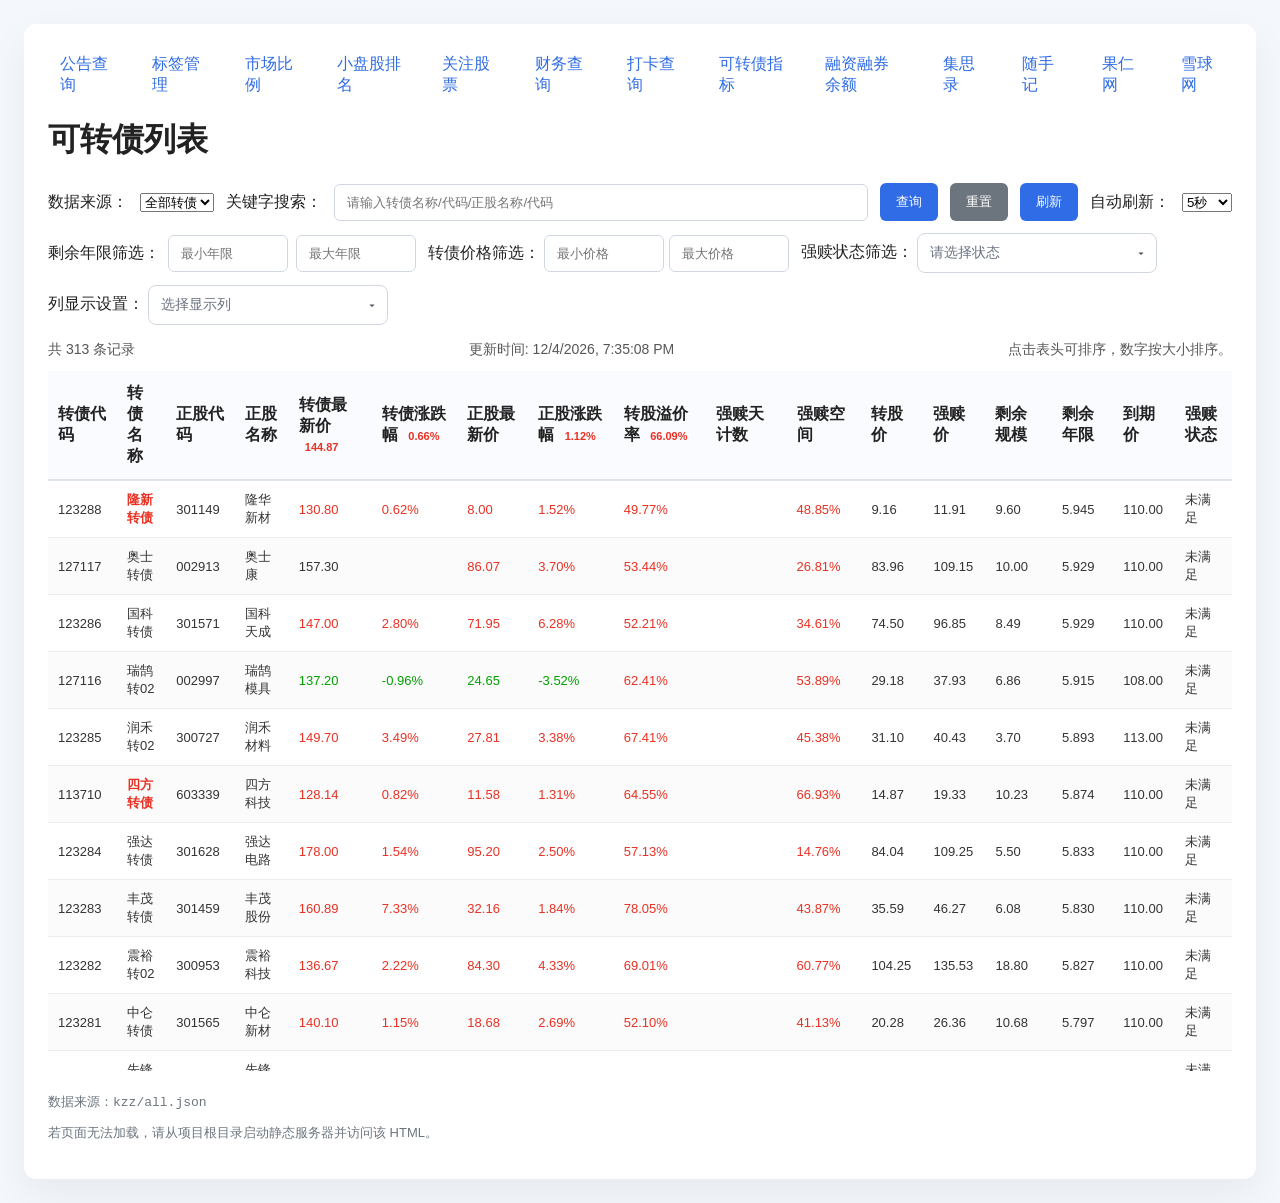
<file: web/index.html>
<!doctype html>
<html lang="zh-CN">
<head>
  <meta charset="utf-8" />
  <meta name="viewport" content="width=device-width, initial-scale=1.0" />
  <title>可转债列表</title>
  <link rel="stylesheet" href="styles.css" />
</head>
<body>
  <div class="page-container">
    <div class="nav-links">
      <a href="announce.html" target="_blank">公告查询</a>
	      <a href="label.html" target="_blank">标签管理</a>
      <a href="market_ratio.html" target="_blank">市场比例</a>
      <a href="small_stocks.html" target="_blank">小盘股排名</a>
      <a href="attention.html" target="_blank">关注股票</a>
      <a href="finance_query.html" target="_blank">财务查询</a>
      <a href="http://localhost:5000/" target="_blank">打卡查询</a>
      <a href="./canzhai-trend/canzhai-trend.html" target="_blank">可转债指标</a>
      <a href="rzrq.html" target="_blank">融资融券余额</a>
	      <a href="https://www.jisilu.cn/" target="_blank">集思录</a>
      <a href="https://www.sui.com/tally/new.do" target="_blank">随手记</a>
      <a href="https://guorn.com/stock?sid=2384234.R.351277596464735" target="_blank">果仁网</a>
      <a href="https://xueqiu.com/1967963625/369069351" target="_blank">雪球网</a>
    </div>
    <h1>可转债列表</h1>
    <form id="filter-form" class="filter-form">
      <label for="data-source">数据来源：</label>
      <select id="data-source">
        <option value="all">全部转债</option>
        <option value="self">我的关注</option>
        <option value="small">小规模</option>
        <option value="low_premium">低溢价</option>
        <option value="three_low">三低债</option>
      </select>
      
      <label for="search-input">关键字搜索：</label>
      <input id="search-input" name="q" type="search" placeholder="请输入转债名称/代码/正股名称/代码" />
      <button type="submit">查询</button>
      <button type="button" id="reset-button">重置</button>
      <button type="button" id="refresh-button">刷新</button>

      <label for="refresh-interval">自动刷新：</label>
      <select id="refresh-interval">
        <option value="0">关闭</option>
        <option value="5">5秒</option>
        <option value="10">10秒</option>
        <option value="20">20秒</option>
        <option value="30">30秒</option>
        <option value="60">60秒</option>
      </select>

      <div class="year-filter-group">
        <label>剩余年限筛选：</label>
        <input id="year-left-min" name="year_left_min" type="number" step="0.1" placeholder="最小年限" />
        <input id="year-left-max" name="year_left_max" type="number" step="0.1" placeholder="最大年限" />
      </div>

      <div class="price-filter-group">
        <label>转债价格筛选：</label>
        <input id="bond-price-min" name="bond_price_min" type="number" step="1" placeholder="最小价格" />
        <input id="bond-price-max" name="bond_price_max" type="number" step="1" placeholder="最大价格" />
      </div>

      <div class="status-filter-group">
        <label for="status-filter-toggle">强赎状态筛选：</label>
        <div class="multi-select-dropdown" id="status-filter-dropdown">
          <button type="button" class="dropdown-toggle" id="status-filter-toggle" aria-expanded="false">
            <span class="dropdown-text">请选择状态</span>
            <span class="caret">▾</span>
          </button>
          <div class="dropdown-menu" id="status-filter-menu" aria-hidden="true">
            <div class="dropdown-options">
              <label><input type="checkbox" value="计数中" /> 计数中</label>
              <label><input type="checkbox" value="未满足" /> 未满足</label>
              <label><input type="checkbox" value="暂不强赎" /> 暂不强赎</label>
              <label><input type="checkbox" value="强赎中" /> 强赎中</label>
              <label><input type="checkbox" value="存续期内不强赎" /> 存续期内不强赎</label>
              <label><input type="checkbox" value="公告强赎" /> 公告强赎</label>
            </div>
            <div class="dropdown-footer-simple">
              <button type="button" id="status-clear-all">全部清除</button>
            </div>
          </div>
        </div>
      </div>

      <div class="column-filter-group">
        <label for="column-filter-toggle">列显示设置：</label>
        <div class="multi-select-dropdown" id="column-filter-dropdown">
          <button type="button" class="dropdown-toggle" id="column-filter-toggle" aria-expanded="false">
            <span class="dropdown-text">选择显示列</span>
            <span class="caret">▾</span>
          </button>
          <div class="dropdown-menu" id="column-filter-menu" aria-hidden="true">
            <div class="dropdown-options" id="column-filter-options"></div>
          </div>
        </div>
      </div>
    </form>

    <div class="status-row">
      <span id="record-count">加载中...</span>
      <span id="refresh-status"></span>
      <span class="hint">点击表头可排序，数字按大小排序。</span>
    </div>

    <div class="table-wrapper">
      <table id="bond-table">
        <thead></thead>
        <tbody></tbody>
      </table>
    </div>

    <div class="footer">
      <p>数据来源：<code>kzz/all.json</code></p>
      <p>若页面无法加载，请从项目根目录启动静态服务器并访问该 HTML。</p>
    </div>
  </div>

  <script src="app.js"></script>
</body>
</html>
</file>
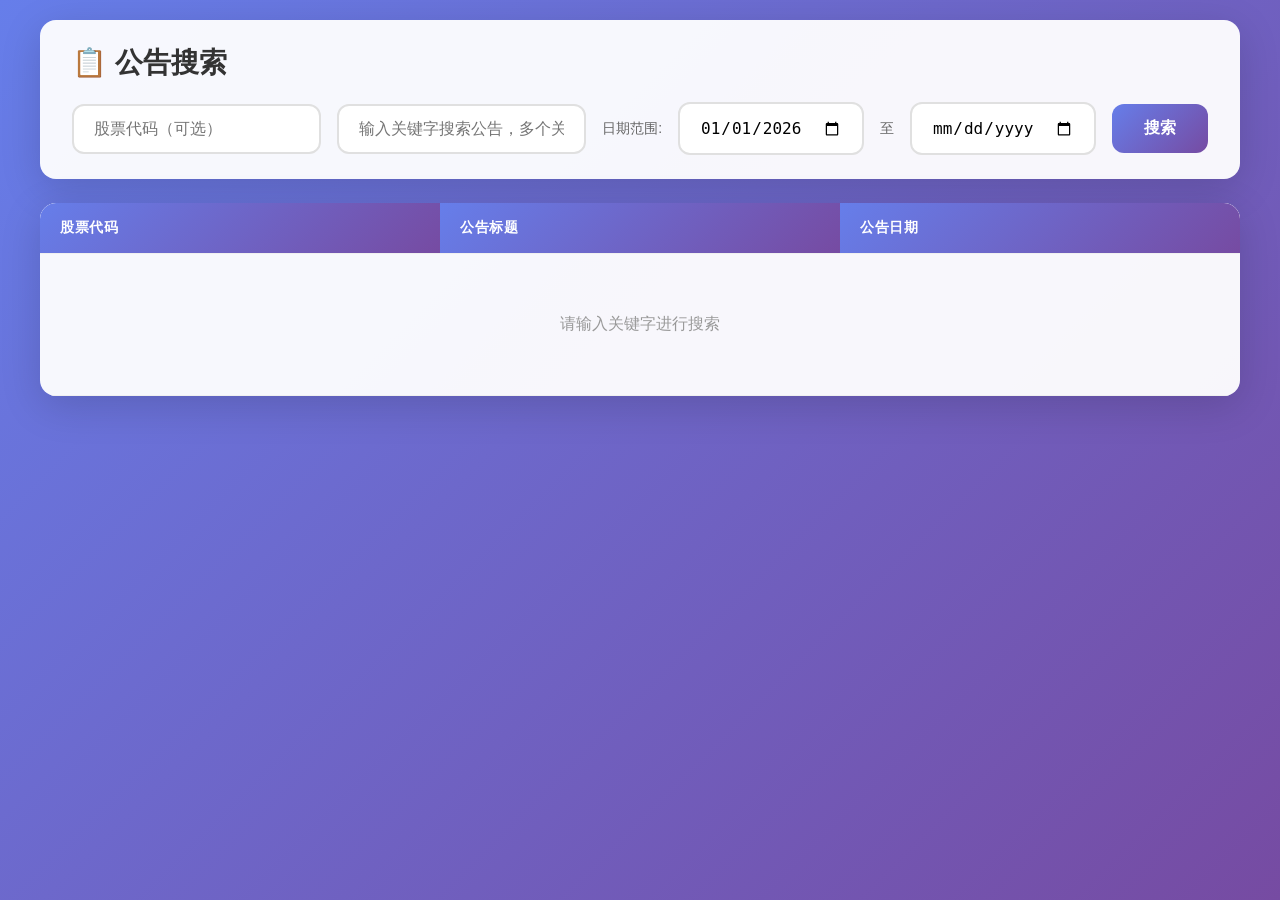
<file: web/announce.html>
<!DOCTYPE html>
<html lang="zh-CN">
<head>
    <meta charset="UTF-8">
    <meta name="viewport" content="width=device-width, initial-scale=1.0">
    <title>公告搜索</title>
    <style>
        * {
            margin: 0;
            padding: 0;
            box-sizing: border-box;
        }
        
        body {
            font-family: -apple-system, BlinkMacSystemFont, 'Segoe UI', Roboto, 'Helvetica Neue', Arial, sans-serif;
            background: linear-gradient(135deg, #667eea 0%, #764ba2 100%);
            min-height: 100vh;
            padding: 20px;
        }
        
        .container {
            max-width: 1200px;
            margin: 0 auto;
        }
        
        .header {
            background: rgba(255, 255, 255, 0.95);
            padding: 24px 32px;
            border-radius: 16px;
            box-shadow: 0 10px 40px rgba(0, 0, 0, 0.15);
            margin-bottom: 24px;
        }
        
        .header h1 {
            color: #333;
            font-size: 28px;
            margin-bottom: 20px;
            font-weight: 600;
        }
        
        .search-box {
            display: flex;
            gap: 16px;
            align-items: center;
            flex-wrap: wrap;
        }
        
        .search-box input {
            padding: 14px 20px;
            font-size: 16px;
            border: 2px solid #e0e0e0;
            border-radius: 12px;
            outline: none;
            transition: border-color 0.3s, box-shadow 0.3s;
        }
        
        .search-box input:focus {
            border-color: #667eea;
            box-shadow: 0 0 0 3px rgba(102, 126, 234, 0.1);
        }
        
        .search-box input[type="text"] {
            flex: 1;
            min-width: 200px;
        }
        
        .search-box input[type="date"] {
            min-width: 140px;
        }
        
        .search-box button {
            padding: 14px 32px;
            font-size: 16px;
            font-weight: 600;
            color: white;
            background: linear-gradient(135deg, #667eea 0%, #764ba2 100%);
            border: none;
            border-radius: 12px;
            cursor: pointer;
            transition: transform 0.2s, box-shadow 0.2s;
        }
        
        .date-label {
            color: #666;
            font-size: 14px;
            white-space: nowrap;
        }
        
        .search-box button:hover {
            transform: translateY(-2px);
            box-shadow: 0 5px 20px rgba(102, 126, 234, 0.4);
        }
        
        .search-box button:active {
            transform: translateY(0);
        }
        
        .result-stats {
            margin-top: 16px;
            padding: 12px 20px;
            background: #f8f9fa;
            border-radius: 8px;
            font-size: 14px;
            color: #666;
        }
        
        .result-stats span {
            font-weight: 600;
            color: #667eea;
        }
        
        .table-container {
            background: rgba(255, 255, 255, 0.95);
            border-radius: 16px;
            box-shadow: 0 10px 40px rgba(0, 0, 0, 0.15);
            overflow: hidden;
        }
        
        table {
            width: 100%;
            border-collapse: collapse;
        }
        
        th, td {
            padding: 16px 20px;
            text-align: left;
            border-bottom: 1px solid #f0f0f0;
        }
        
        th {
            background: linear-gradient(135deg, #667eea 0%, #764ba2 100%);
            color: white;
            font-weight: 600;
            font-size: 14px;
            text-transform: uppercase;
            letter-spacing: 0.5px;
        }
        
        th:first-child {
            border-radius: 16px 0 0 0;
        }
        
        th:last-child {
            border-radius: 0 16px 0 0;
        }
        
        tbody tr:hover {
            background: #f8f9fa;
        }
        
        tbody tr:last-child td:first-child {
            border-radius: 0 0 0 16px;
        }
        
        tbody tr:last-child td:last-child {
            border-radius: 0 0 16px 0;
        }
        
        .stock-code {
            font-family: 'Courier New', monospace;
            font-weight: 600;
            color: #333;
        }
        
        .title {
            color: #333;
            line-height: 1.5;
            max-width: 600px;
            white-space: nowrap;
            overflow: hidden;
            text-overflow: ellipsis;
        }
        
        .title a {
            color: #667eea;
            text-decoration: none;
            transition: color 0.2s;
        }
        
        .title a:hover {
            color: #764ba2;
            text-decoration: underline;
        }
        
        .date {
            color: #888;
            font-size: 14px;
        }
        
        .no-results {
            padding: 60px 20px;
            text-align: center;
            color: #999;
        }
        
        .no-results svg {
            width: 64px;
            height: 64px;
            margin-bottom: 16px;
            opacity: 0.5;
        }
        
        .loading {
            padding: 40px 20px;
            text-align: center;
            color: #667eea;
            font-size: 16px;
        }
        
        .spinner {
            width: 40px;
            height: 40px;
            border: 4px solid #f3f3f3;
            border-top: 4px solid #667eea;
            border-radius: 50%;
            animation: spin 1s linear infinite;
            margin: 0 auto 16px;
        }
        
        @keyframes spin {
            0% { transform: rotate(0deg); }
            100% { transform: rotate(360deg); }
        }
        
        .highlight {
            background: #fff3cd;
            padding: 2px 4px;
            border-radius: 3px;
        }
        
        .search-history {
            margin-top: 16px;
            padding: 12px 20px;
            background: #f8f9fa;
            border-radius: 8px;
            display: none;
        }
        
        .search-history.active {
            display: block;
        }
        
        .history-title {
            font-size: 14px;
            color: #666;
            margin-bottom: 8px;
            display: flex;
            align-items: center;
            justify-content: space-between;
        }
        
        .history-title span {
            font-weight: 600;
        }
        
        .history-title button {
            font-size: 12px;
            color: #999;
            background: none;
            border: none;
            cursor: pointer;
            padding: 4px 8px;
            border-radius: 4px;
            transition: background 0.2s;
        }
        
        .history-title button:hover {
            background: #e9ecef;
            color: #666;
        }
        
        .history-tags {
            display: flex;
            flex-wrap: wrap;
            gap: 8px;
        }
        
        .history-tag {
            padding: 4px 12px;
            background: #fff;
            border: 1px solid #e0e0e0;
            border-radius: 16px;
            font-size: 13px;
            color: #666;
            cursor: pointer;
            transition: all 0.2s;
        }
        
        .history-tag:hover {
            background: #667eea;
            border-color: #667eea;
            color: white;
        }
        
        .empty-history {
            font-size: 13px;
            color: #999;
        }
    </style>
</head>
<body>
    <div class="container">
        <div class="header">
            <h1>📋 公告搜索</h1>
            <div class="search-box">
                <input type="text" id="stockCodeInput" placeholder="股票代码（可选）">
                <input type="text" id="keywordInput" placeholder="输入关键字搜索公告，多个关键字用空格分隔...">
                <span class="date-label">日期范围:</span>
                <input type="date" id="startDate" placeholder="开始日期">
                <span class="date-label">至</span>
                <input type="date" id="endDate" placeholder="结束日期">
                <button onclick="searchAnnounce()">搜索</button>
            </div>
            <div class="result-stats" id="resultStats" style="display: none;">
                共找到 <span id="resultCount">0</span> 条匹配的公告
            </div>
            <div class="search-history" id="searchHistory">
                <div class="history-title">
                    <span>搜索历史</span>
                    <button onclick="clearSearchHistory()">清空历史</button>
                </div>
                <div class="history-tags" id="historyTags">
                    <div class="empty-history">暂无搜索记录</div>
                </div>
            </div>
        </div>
        
        <div class="table-container">
            <table id="resultTable">
                <thead>
                    <tr>
                        <th>股票代码</th>
                        <th>公告标题</th>
                        <th>公告日期</th>
                    </tr>
                </thead>
                <tbody id="tableBody">
                    <tr>
                        <td colspan="3" class="no-results">
                            <div>请输入关键字进行搜索</div>
                        </td>
                    </tr>
                </tbody>
            </table>
        </div>
    </div>

    <script>
        // 保存搜索历史到 localStorage
        function saveSearchHistory(keyword) {
            let history = JSON.parse(localStorage.getItem('searchHistory') || '[]');
            // 移除重复项
            history = history.filter(k => k !== keyword);
            // 添加到开头
            history.unshift(keyword);
            // 只保留最近10条
            history = history.slice(0, 10);
            localStorage.setItem('searchHistory', JSON.stringify(history));
            // 更新显示
            renderSearchHistory();
        }
        
        // 加载搜索历史
        function loadSearchHistory() {
            return JSON.parse(localStorage.getItem('searchHistory') || '[]');
        }
        
        // 渲染搜索历史
        function renderSearchHistory() {
            const history = loadSearchHistory();
            const historyTags = document.getElementById('historyTags');
            const searchHistoryDiv = document.getElementById('searchHistory');
            
            if (history.length === 0) {
                historyTags.innerHTML = '<div class="empty-history">暂无搜索记录</div>';
                searchHistoryDiv.classList.remove('active');
            } else {
                const tags = history.map(keyword => `
                    <span class="history-tag" onclick="fillKeyword('${keyword}')">${keyword}</span>
                `).join('');
                historyTags.innerHTML = tags;
                searchHistoryDiv.classList.add('active');
            }
        }
        
        // 填充关键字到搜索框
        function fillKeyword(keyword) {
            document.getElementById('keywordInput').value = keyword;
        }
        
        // 清空搜索历史
        function clearSearchHistory() {
            localStorage.removeItem('searchHistory');
            renderSearchHistory();
        }
        
        async function searchAnnounce() {
            const keywords = document.getElementById('keywordInput').value.trim();
            const stockCode = document.getElementById('stockCodeInput').value.trim();
            const startDate = document.getElementById('startDate').value;
            const endDate = document.getElementById('endDate').value;
            
            if (!keywords) {
                alert('请输入搜索关键字');
                return;
            }
            
            // 保存搜索历史
            saveSearchHistory(keywords);
            
            // 显示加载状态
            const tableBody = document.getElementById('tableBody');
            tableBody.innerHTML = `
                <tr>
                    <td colspan="3" class="loading">
                        <div class="spinner"></div>
                        正在搜索中...
                    </td>
                </tr>
            `;
            
            try {
                // 构建 URL 参数
                let url = `/search-announce?keywords=${encodeURIComponent(keywords)}`;
                if (stockCode) {
                    url += `&stock_code=${encodeURIComponent(stockCode)}`;
                }
                if (startDate) {
                    url += `&start_date=${encodeURIComponent(startDate)}`;
                }
                if (endDate) {
                    url += `&end_date=${encodeURIComponent(endDate)}`;
                }
                
                const response = await fetch(url);
                const results = await response.json();
                
                displayResults(results);
            } catch (error) {
                tableBody.innerHTML = `
                    <tr>
                        <td colspan="3" class="no-results">
                            搜索失败: ${error.message}
                        </td>
                    </tr>
                `;
            }
        }
        
        function displayResults(results) {
            const tableBody = document.getElementById('tableBody');
            const resultStats = document.getElementById('resultStats');
            const resultCount = document.getElementById('resultCount');
            
            if (!results || results.length === 0) {
                tableBody.innerHTML = `
                    <tr>
                        <td colspan="3" class="no-results">
                            未找到匹配的公告
                        </td>
                    </tr>
                `;
                resultStats.style.display = 'none';
                return;
            }
            
            resultCount.textContent = results.length;
            resultStats.style.display = 'block';
            
            const rows = results.map(item => {
                // 通过本地服务端代理获取东财公告PDF（带磁盘缓存），绕过防盗链拦截
                const artCode = item.art_code || '';
                const announceUrl = artCode ? `/announce-pdf?artCode=${encodeURIComponent(artCode)}` : '#';
                const target = artCode ? '_blank' : '_self';
                
                return `
                    <tr>
                        <td><span class="stock-code">${item.stock_code}</span></td>
                        <td class="title">
                            <a href="${announceUrl}" target="${target}" title="${item.title}">${item.title}</a>
                        </td>
                        <td><span class="date">${formatDateTime(item.notice_date)}</span></td>
                    </tr>
                `;
            }).join('');
            
            tableBody.innerHTML = rows;
        }
        
        function formatDateTime(dateStr) {
            if (!dateStr) return '';
            // 保持原有的日期时间格式
            return dateStr;
        }
        
        // 回车键触发搜索
        document.getElementById('keywordInput').addEventListener('keydown', function(e) {
            if (e.key === 'Enter') {
                searchAnnounce();
            }
        });
        
        // 设置默认日期
        function setDefaultDates() {
            const now = new Date();
            const currentYear = now.getFullYear();
            // 设置开始日期为当年1月1日
            document.getElementById('startDate').value = `${currentYear}-01-01`;
        }
        
        // 页面加载时渲染搜索历史和设置默认日期
        document.addEventListener('DOMContentLoaded', function() {
            renderSearchHistory();
            setDefaultDates();
        });
    </script>
</body>
</html>
</file>
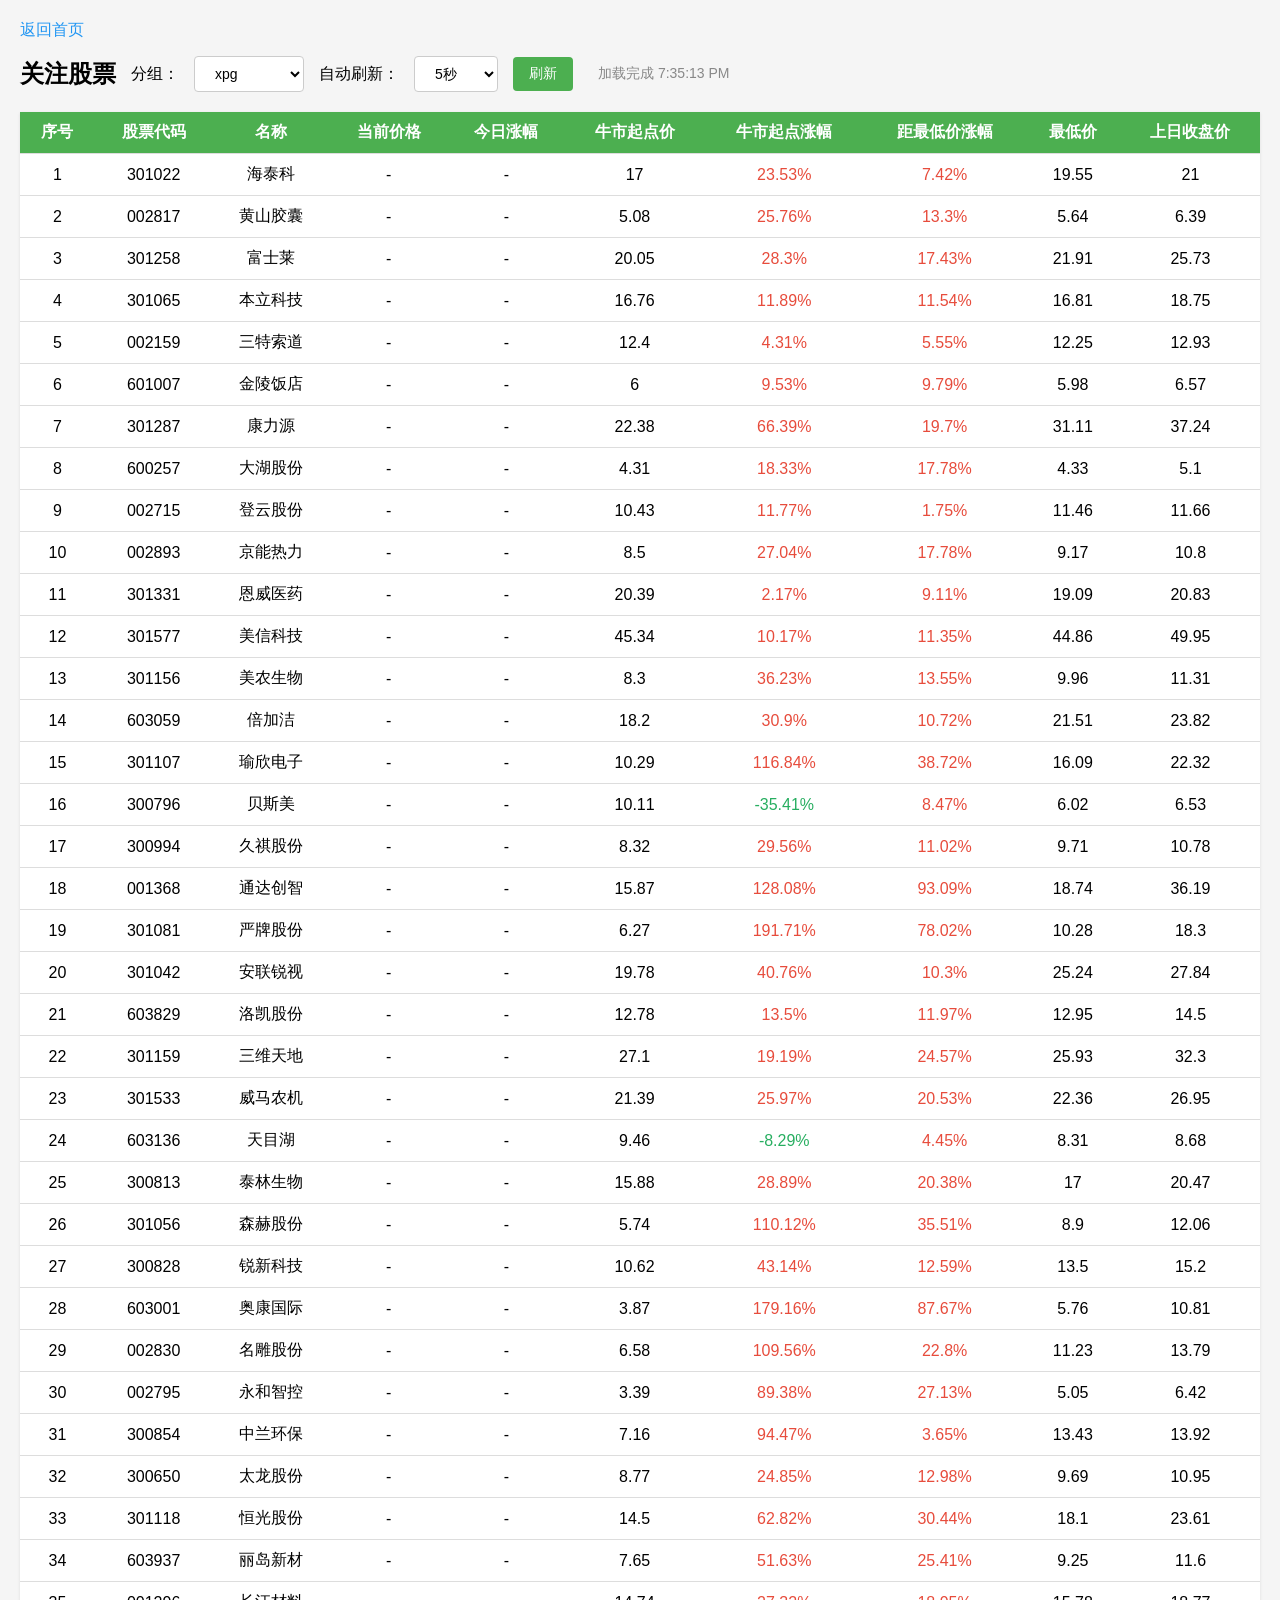
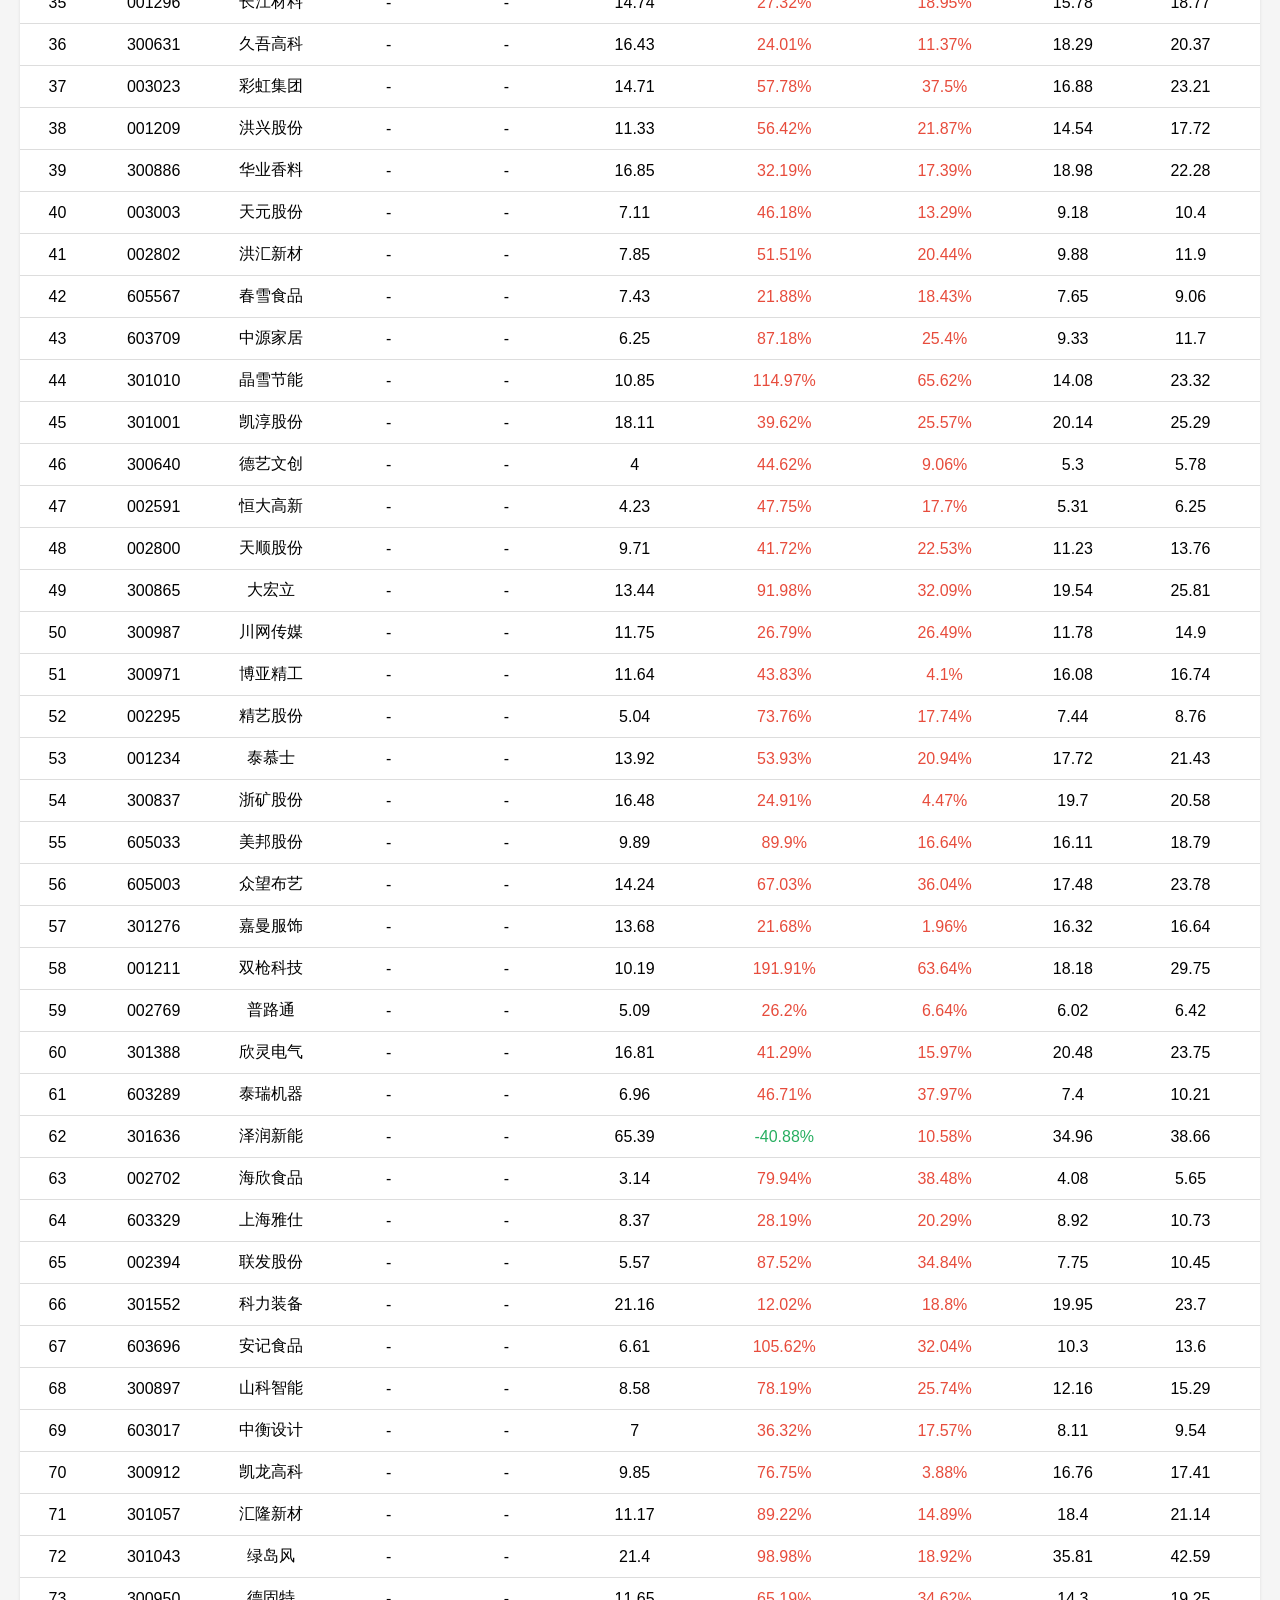
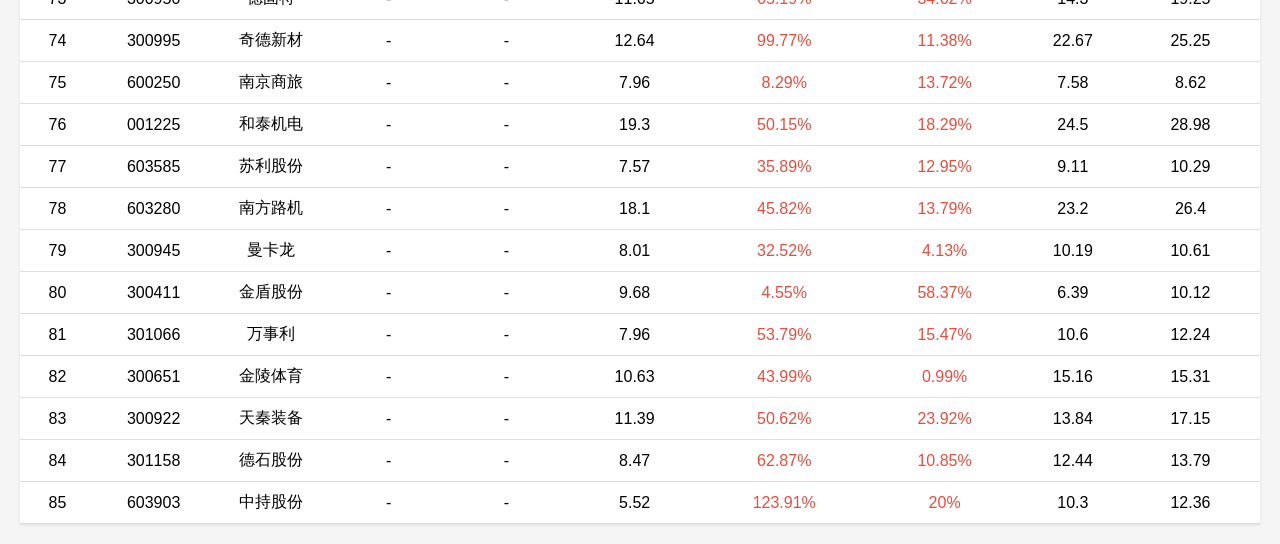
<file: web/attention.html>
<!DOCTYPE html>
<html lang="zh-CN">
<head>
    <meta charset="utf-8" />
    <meta name="viewport" content="width=device-width, initial-scale=1.0" />
    <title>关注股票</title>
    <style>
        body {
            font-family: "Microsoft YaHei", sans-serif;
            margin: 20px;
            background-color: #f5f5f5;
        }
        .header {
            display: flex;
            align-items: center;
            gap: 15px;
            margin-bottom: 20px;
        }
        h1 {
            margin: 0;
            font-size: 24px;
        }
        select, button {
            padding: 8px 16px;
            font-size: 14px;
            border: 1px solid #ccc;
            border-radius: 4px;
            background: #fff;
            cursor: pointer;
        }
        button {
            background: #4CAF50;
            color: white;
            border: none;
        }
        button:hover {
            background: #45a049;
        }
        .nav-links {
            margin-bottom: 15px;
        }
        .nav-links a {
            margin-right: 10px;
            color: #2196F3;
            text-decoration: none;
        }
        table {
            width: 100%;
            border-collapse: collapse;
            background: #fff;
            box-shadow: 0 1px 3px rgba(0,0,0,0.1);
        }
        th, td {
            padding: 10px 12px;
            text-align: center;
            border-bottom: 1px solid #ddd;
        }
        th {
            background-color: #4CAF50;
            color: white;
            font-weight: bold;
            cursor: pointer;
            user-select: none;
        }
        th.sort-asc::after { content: " ↑"; }
        th.sort-desc::after { content: " ↓"; }
        tr:hover {
            background-color: #f5f5f5;
        }
        .up { color: #e74c3c; }
        .down { color: #27ae60; }
        #status {
            margin-left: 10px;
            color: #888;
            font-size: 14px;
        }
    </style>
</head>
<body>
    <div class="nav-links">
        <a href="index.html">返回首页</a>
    </div>
    <div class="header">
        <h1>关注股票</h1>
        <label>分组：</label>
        <select id="group-select"></select>
        <label>自动刷新：</label>
        <select id="auto-refresh-select">
            <option value="0">关闭</option>
            <option value="2">2秒</option>
            <option value="5" selected>5秒</option>
            <option value="10">10秒</option>
        </select>
        <button id="refresh-btn">刷新</button>
        <span id="status"></span>
    </div>
    <table id="stock-table">
        <thead>
            <tr>
                <th>序号</th>
                <th>股票代码</th>
                <th>名称</th>
                <th data-sort="current_price">当前价格</th>
                <th data-sort="today_change">今日涨幅</th>
                <th data-sort="bull_start_price">牛市起点价</th>
                <th data-sort="bull_change">牛市起点涨幅</th>
                <th data-sort="min_change">距最低价涨幅</th>
                <th data-sort="min_price">最低价</th>
                <th data-sort="latest_price">上日收盘价</th>
            </tr>
        </thead>
        <tbody id="stock-body"></tbody>
    </table>

    <script>
        let allData = {};
        let currentGroup = '';
        let sortKey = null;
        let sortDir = 'asc';
        let autoRefreshTimer = null;

        function setAutoRefresh(seconds) {
            if (autoRefreshTimer) {
                clearInterval(autoRefreshTimer);
                autoRefreshTimer = null;
            }
            if (seconds > 0) {
                autoRefreshTimer = setInterval(() => {
                    loadData();
                }, seconds * 1000);
            }
        }

        function renderTable(group) {
            currentGroup = group;
            const tbody = document.getElementById('stock-body');
            tbody.innerHTML = '';
            let stocks = (allData[group] || []).slice();

            if (sortKey) {
                stocks.sort((a, b) => {
                    let va = a[sortKey], vb = b[sortKey];
                    if (va == null) va = -Infinity;
                    if (vb == null) vb = -Infinity;
                    return sortDir === 'asc' ? va - vb : vb - va;
                });
            }

            stocks.forEach((stock, i) => {
                const tr = document.createElement('tr');
                const todayChange = stock.today_change;
                const minChange = stock.min_change;
                const bullChange = stock.bull_change;
                const todayClass = todayChange != null ? (todayChange >= 0 ? 'up' : 'down') : '';
                const minClass = minChange != null ? (minChange >= 0 ? 'up' : 'down') : '';
                const bullClass = bullChange != null ? (bullChange >= 0 ? 'up' : 'down') : '';
                tr.innerHTML = `
                    <td>${i + 1}</td>
                    <td>${stock.code}</td>
                    <td>${stock.name ?? '-'}</td>
                    <td>${stock.current_price ?? '-'}</td>
                    <td class="${todayClass}">${todayChange != null ? todayChange + '%' : '-'}</td>
                    <td>${stock.bull_start_price ?? '-'}</td>
                    <td class="${bullClass}">${bullChange != null ? bullChange + '%' : '-'}</td>
                    <td class="${minClass}">${minChange != null ? minChange + '%' : '-'}</td>
                    <td>${stock.min_price ?? '-'}</td>
                    <td>${stock.latest_price ?? '-'}</td>
                `;
                tbody.appendChild(tr);
            });

            // 更新表头排序标记
            document.querySelectorAll('th[data-sort]').forEach(th => {
                th.classList.remove('sort-asc', 'sort-desc');
                if (th.dataset.sort === sortKey) {
                    th.classList.add(sortDir === 'asc' ? 'sort-asc' : 'sort-desc');
                }
            });
        }

        document.querySelectorAll('th[data-sort]').forEach(th => {
            th.addEventListener('click', function() {
                const key = this.dataset.sort;
                if (sortKey === key) {
                    sortDir = sortDir === 'asc' ? 'desc' : 'asc';
                } else {
                    sortKey = key;
                    sortDir = 'asc';
                }
                renderTable(currentGroup);
            });
        });

        function loadData() {
            document.getElementById('status').textContent = '加载中...';
            // 保存当前状态
            const savedGroup = currentGroup;
            const savedSortKey = sortKey;
            const savedSortDir = sortDir;
            fetch('../stocks/attention_detail.json?t=' + Date.now())
                .then(res => res.json())
                .then(data => {
                    allData = data;
                    const select = document.getElementById('group-select');
                    select.innerHTML = '';
                    const groups = Object.keys(data);
                    groups.forEach(g => {
                        const opt = document.createElement('option');
                        opt.value = g;
                        opt.textContent = g;
                        select.appendChild(opt);
                    });
                    // 恢复之前选中的分组，若不存在则选第一个
                    if (savedGroup && groups.includes(savedGroup)) {
                        select.value = savedGroup;
                        sortKey = savedSortKey;
                        sortDir = savedSortDir;
                        renderTable(savedGroup);
                    } else if (groups.length > 0) {
                        renderTable(groups[0]);
                    }
                    document.getElementById('status').textContent = '加载完成 ' + new Date().toLocaleTimeString();
                })
                .catch(err => {
                    document.getElementById('status').textContent = '加载失败: ' + err.message;
                });
        }

        document.getElementById('group-select').addEventListener('change', function() {
            renderTable(this.value);
        });

        document.getElementById('refresh-btn').addEventListener('click', loadData);

        document.getElementById('auto-refresh-select').addEventListener('change', function() {
            const seconds = parseInt(this.value, 10) || 0;
            setAutoRefresh(seconds);
        });

        loadData();
        setAutoRefresh(5);
    </script>
</body>
</html>
</file>
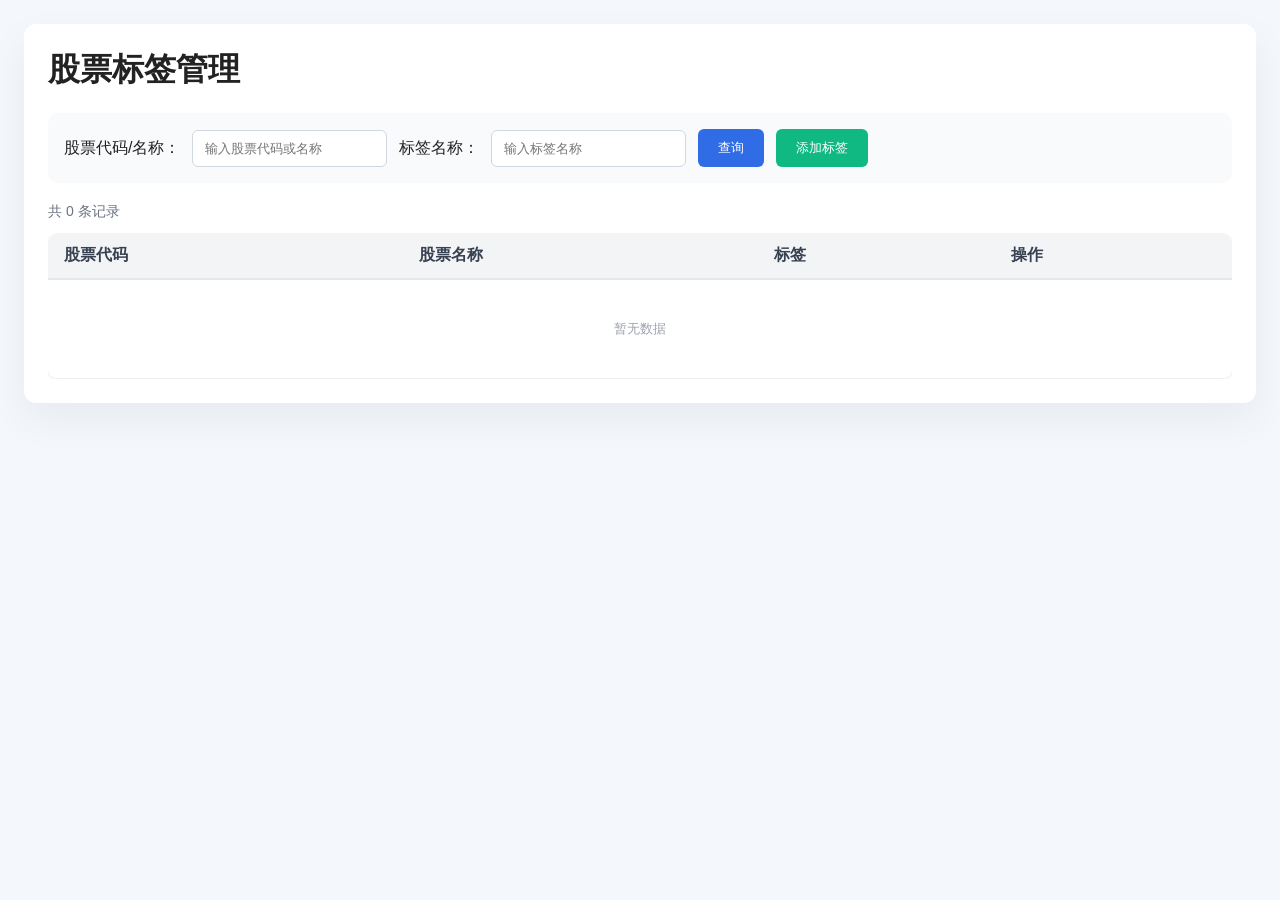
<file: web/label.html>
<!doctype html>
<html lang="zh-CN">
<head>
  <meta charset="utf-8" />
  <meta name="viewport" content="width=device-width, initial-scale=1.0" />
  <title>股票标签管理</title>
  <link rel="stylesheet" href="styles.css" />
  <style>
    .search-section {
      display: flex;
      gap: 12px;
      flex-wrap: wrap;
      align-items: center;
      margin-bottom: 20px;
      padding: 16px;
      background: #f9fafb;
      border-radius: 10px;
    }

    .search-section label {
      white-space: nowrap;
      font-weight: 500;
    }

    .search-section input {
      border: 1px solid #d1d7e0;
      border-radius: 6px;
      padding: 10px 12px;
      min-width: 150px;
    }

    .search-section button {
      border: none;
      border-radius: 6px;
      padding: 10px 20px;
      color: #fff;
      cursor: pointer;
      font-weight: 500;
    }

    .search-section button.query-btn {
      background: #2f6ce5;
    }

    .search-section button.query-btn:hover {
      background: #2563eb;
    }

    .search-section button.add-btn {
      background: #10b981;
    }

    .search-section button.add-btn:hover {
      background: #059669;
    }

    .table-wrapper {
      overflow-x: auto;
    }

    table {
      width: 100%;
      border-collapse: collapse;
      border-radius: 10px;
      overflow: hidden;
      box-shadow: 0 1px 3px rgba(0, 0, 0, 0.1);
    }

    thead th {
      background: #f3f4f6;
      padding: 12px 16px;
      text-align: left;
      font-weight: 600;
      color: #374151;
      border-bottom: 2px solid #e5e7eb;
    }

    tbody tr {
      border-bottom: 1px solid #e5e7eb;
    }

    tbody tr:hover {
      background: #f9fafb;
    }

    tbody td {
      padding: 12px 16px;
      color: #374151;
    }

    tbody td.code {
      font-family: monospace;
      font-weight: 500;
    }

    tbody td.code.clickable {
      cursor: pointer;
      color: #2f6ce5;
      text-decoration: underline;
    }

    tbody td.code.clickable:hover {
      color: #1d4ed8;
    }

    .expand-row {
      background: #f8fafc;
    }

    .expand-content {
      padding: 16px;
    }

    .sub-table {
      width: 100%;
      border-collapse: collapse;
      background: #fff;
      border-radius: 8px;
      overflow: hidden;
      box-shadow: 0 1px 3px rgba(0, 0, 0, 0.05);
    }

    .sub-table thead th {
      background: #e0e7ff;
      padding: 10px 16px;
      text-align: left;
      font-weight: 600;
      color: #4338ca;
      border-bottom: 1px solid #c7d2fe;
    }

    .sub-table tbody td {
      padding: 8px 16px;
      border-bottom: 1px solid #e5e7eb;
    }

    .sub-table tbody tr:last-child td {
      border-bottom: none;
    }

    tbody td.tag {
      background: #eef2ff;
      color: #2f6ce5;
      padding: 4px 10px;
      border-radius: 20px;
      display: inline-block;
    }

    .delete-btn {
      background: #fee2e2;
      color: #dc2626;
      border: none;
      border-radius: 6px;
      padding: 6px 12px;
      cursor: pointer;
      font-size: 13px;
    }

    .delete-btn:hover {
      background: #fecaca;
    }

    .empty-state {
      text-align: center;
      padding: 40px;
      color: #9ca3af;
    }

    .result-count {
      margin-bottom: 12px;
      font-size: 14px;
      color: #6b7280;
    }

    .toast {
      position: fixed;
      bottom: 24px;
      left: 50%;
      transform: translateX(-50%);
      padding: 12px 24px;
      background: #1f2937;
      color: #fff;
      border-radius: 8px;
      opacity: 0;
      transition: opacity 0.3s;
      z-index: 200;
    }

    .toast.show {
      opacity: 1;
    }

    .toast.success {
      background: #10b981;
    }

    .toast.error {
      background: #ef4444;
    }
  </style>
</head>
<body>
  <div class="page-container">
    <h1>股票标签管理</h1>

    <div class="search-section">
      <label for="stock-input">股票代码/名称：</label>
      <input id="stock-input" type="text" placeholder="输入股票代码或名称" />
      
      <label for="tag-input">标签名称：</label>
      <input id="tag-input" type="text" placeholder="输入标签名称" />
      
      <button class="query-btn" id="query-btn">查询</button>
      <button class="add-btn" id="add-btn">添加标签</button>
    </div>

    <div class="result-count" id="result-count">共 0 条记录</div>

    <div class="table-wrapper">
      <table id="label-table">
        <thead>
          <tr>
            <th>股票代码</th>
            <th>股票名称</th>
            <th>标签</th>
            <th>操作</th>
          </tr>
        </thead>
        <tbody id="table-body">
          <tr>
            <td colspan="4" class="empty-state">请输入条件进行查询</td>
          </tr>
        </tbody>
      </table>
    </div>
  </div>

  <div class="toast" id="toast"></div>

  <script src="label.js"></script>
</body>
</html>
</file>
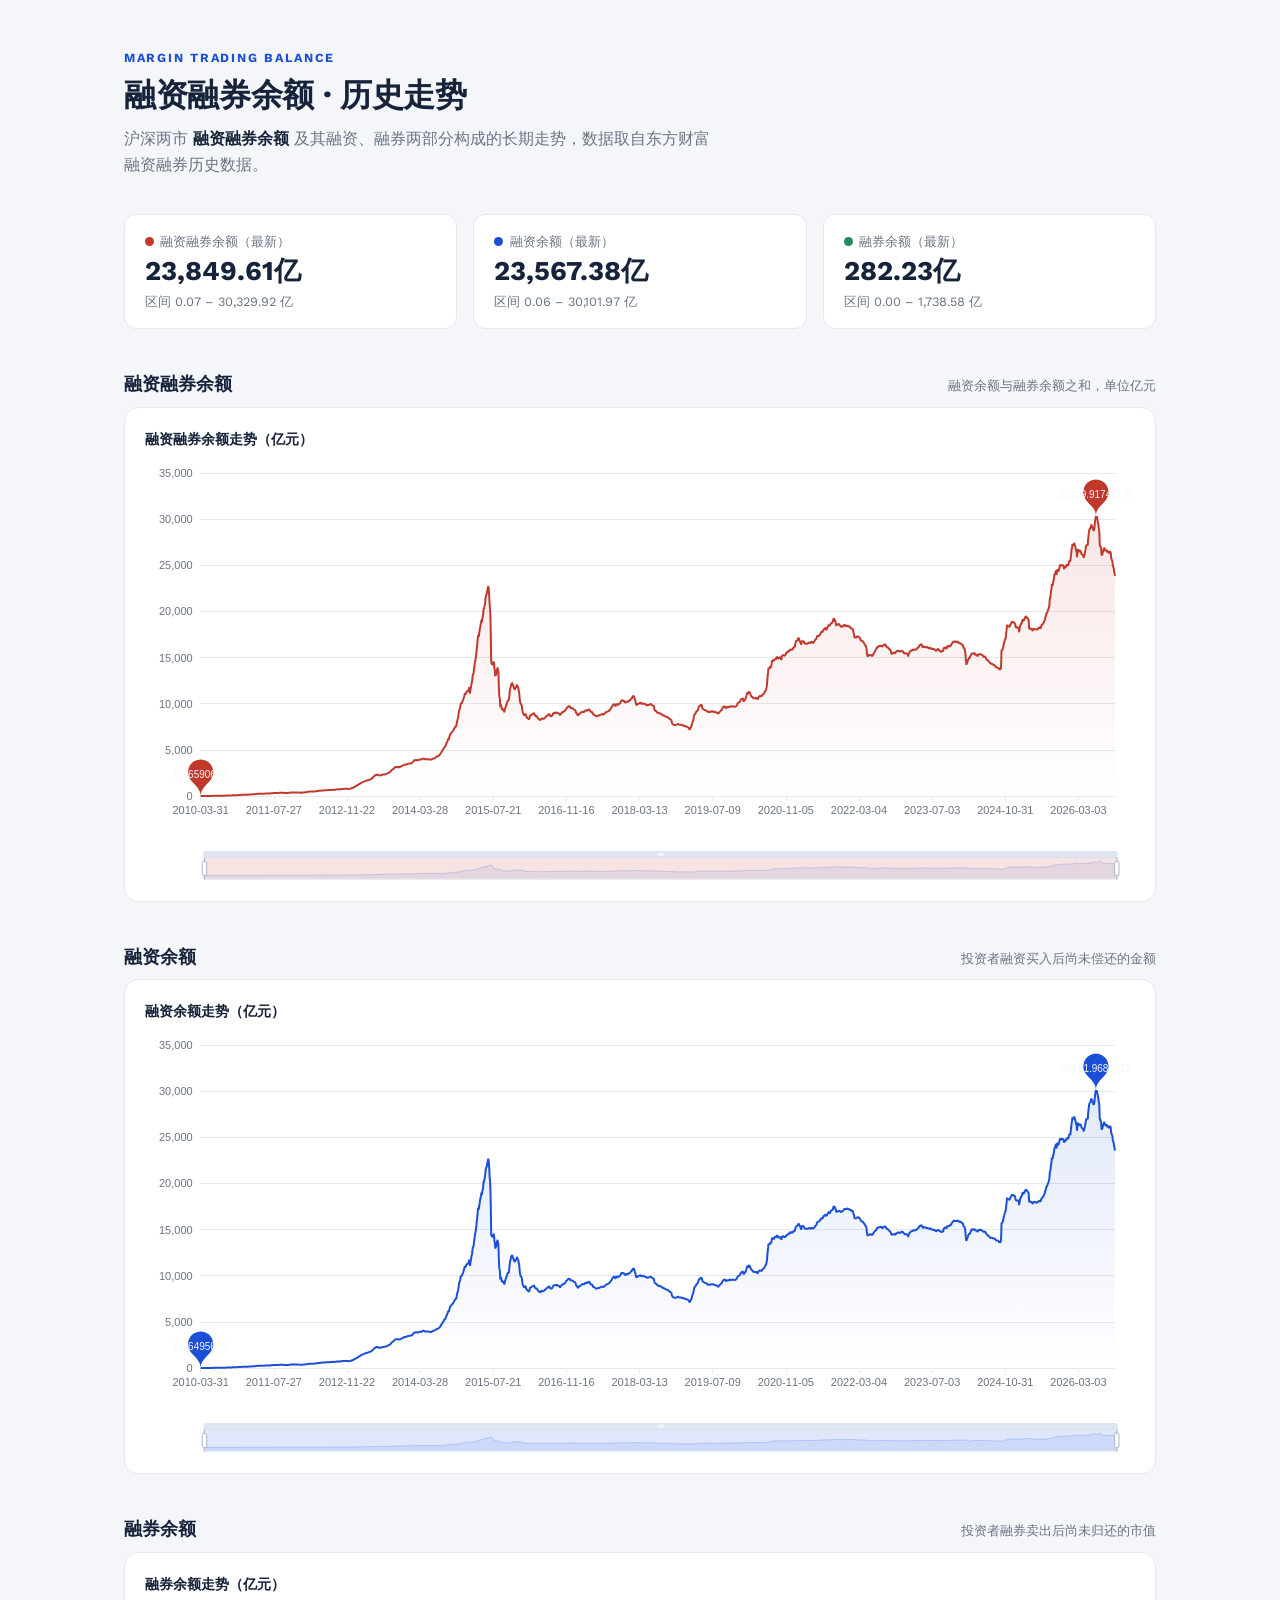
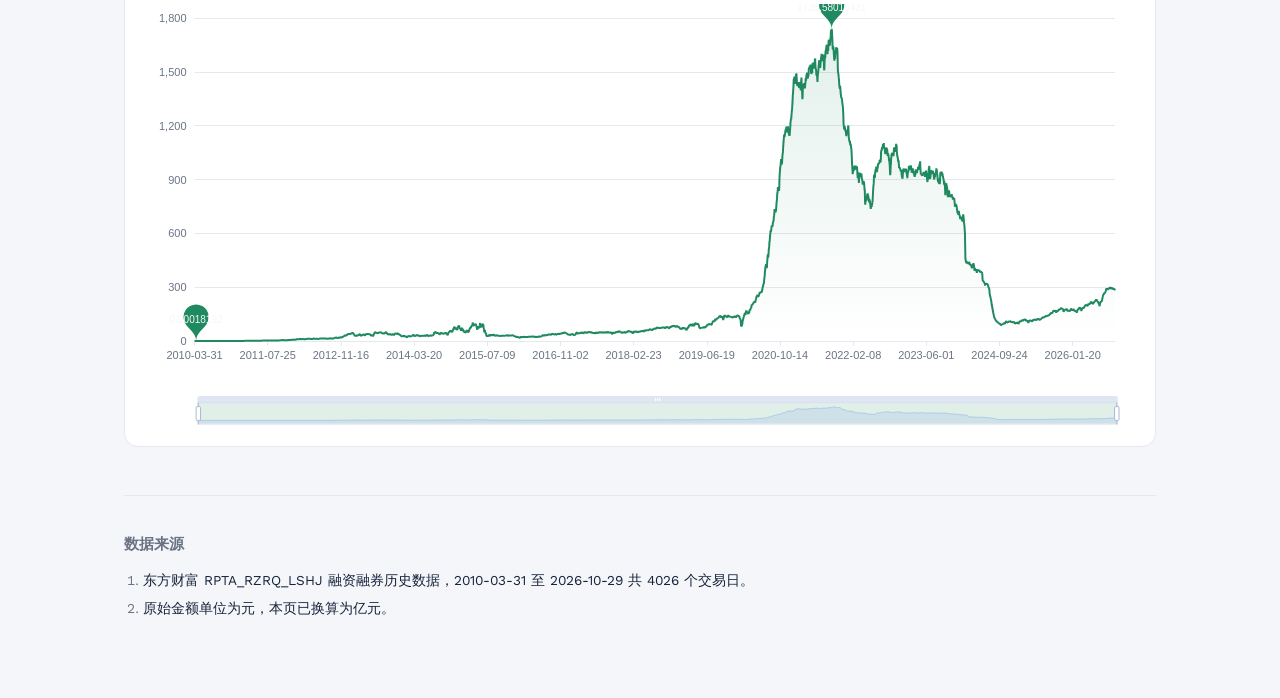
<file: web/rzrq.html>
<!-- Generated by Trae Work -->
<!DOCTYPE html>
<html lang="zh-CN">
<head>
<meta charset="UTF-8">
<meta name="viewport" content="width=device-width, initial-scale=1.0">
<title>融资融券余额 · 历史走势</title>
<style>
@font-face {
  font-family: 'WorkSans';
  src: url('./canzhai-trend/_shared/fonts/WorkSans-Regular.ttf') format('truetype');
  font-weight: 400;
  font-style: normal;
}
@font-face {
  font-family: 'WorkSans';
  src: url('./canzhai-trend/_shared/fonts/WorkSans-Bold.ttf') format('truetype');
  font-weight: 700;
  font-style: normal;
}
:root {
  --bg: #f4f6fa;
  --bg2: #ffffff;
  --ink: #16233a;
  --muted: #6b7484;
  --rule: #e4e8ef;
  --accent: #1a4fd6;
  --accent2: #c0392b;
  --series3: #1f8a5f;
}
* { box-sizing: border-box; }
html { scroll-behavior: smooth; }
body {
  margin: 0;
  background: var(--bg);
  color: var(--ink);
  font-family: 'WorkSans', 'PingFang SC', 'Microsoft YaHei', -apple-system, sans-serif;
  font-size: 16px;
  line-height: 1.6;
}
.wrap { max-width: 1080px; margin: 0 auto; padding: 3rem 1.5rem 4rem; }

/* ---- header ---- */
.masthead { margin-bottom: 2.25rem; }
.kicker {
  font-size: 0.78rem; font-weight: 700; letter-spacing: 0.14em;
  color: var(--accent); text-transform: uppercase; margin: 0 0 0.5rem;
}
h1 {
  font-size: 2rem; font-weight: 700; line-height: 1.2; margin: 0.25rem 0 0.75rem;
  letter-spacing: -0.01em;
}
.sub { color: var(--muted); margin: 0; max-width: 60ch; }
.sub b { color: var(--ink); font-weight: 700; }

/* ---- KPI cards ---- */
.kpi-grid {
  display: grid; grid-template-columns: repeat(3, 1fr);
  gap: 1rem; margin: 2rem 0 0.5rem;
}
.kpi {
  background: var(--bg2); border: 1px solid var(--rule); border-radius: 12px;
  padding: 1rem 1.25rem;
}
.kpi .k-label { font-size: 0.82rem; color: var(--muted); display: flex; align-items: center; gap: 0.4rem; }
.kpi .dot { width: 9px; height: 9px; border-radius: 50%; display: inline-block; }
.kpi .k-val { font-size: 1.7rem; font-weight: 700; margin-top: 0.35rem; line-height: 1.1; }
.kpi .k-range { font-size: 0.8rem; color: var(--muted); margin-top: 0.3rem; }

/* ---- charts ---- */
.section-head { display: flex; align-items: baseline; justify-content: space-between; margin: 2.5rem 0 0.5rem; }
.section-head h2 { font-size: 1.15rem; font-weight: 700; margin: 0; }
.section-head .hint { font-size: 0.8rem; color: var(--muted); }
.chart-figure {
  background: var(--bg2); border: 1px solid var(--rule); border-radius: 14px;
  padding: 1.25rem 1.25rem 0.75rem; margin: 0 0 2rem;
}
.chart-figure figcaption { font-size: 0.9rem; font-weight: 700; color: var(--ink); padding-bottom: 0.5rem; }
.chart-box { width: 100%; height: 430px; }

/* ---- footer ---- */
footer { margin-top: 3rem; padding-top: 1.5rem; border-top: 1px solid var(--rule); color: var(--muted); font-size: 0.85rem; }
footer .sources ol { padding-left: 1.2rem; font-size: 0.85rem; color: var(--muted); }
footer .sources li { margin-bottom: 0.4rem; }
footer .sources .src-title { color: var(--ink); }

@media (max-width: 720px) {
  .wrap { padding: 2rem 1rem 3rem; }
  h1 { font-size: 1.5rem; }
  .kpi-grid { grid-template-columns: 1fr; }
  .chart-box { height: 340px; }
}
@media print {
  .chart-box { height: 380px; }
  .chart-figure { break-inside: avoid; }
}
</style>
</head>
<body>
<div class="wrap">

  <header class="masthead">
    <p class="kicker">Margin Trading Balance</p>
    <h1>融资融券余额 · 历史走势</h1>
    <p class="sub">沪深两市 <b>融资融券余额</b> 及其融资、融券两部分构成的长期走势，数据取自东方财富融资融券历史数据。</p>
  </header>

  <div class="kpi-grid" id="kpiGrid">
    <div class="kpi">
      <div class="k-label"><span class="dot" style="background:var(--accent2)"></span>融资融券余额（最新）</div>
      <div class="k-val" id="kpi-rzrq">—</div>
      <div class="k-range" id="kpi-rzrq-r">—</div>
    </div>
    <div class="kpi">
      <div class="k-label"><span class="dot" style="background:var(--accent)"></span>融资余额（最新）</div>
      <div class="k-val" id="kpi-rz">—</div>
      <div class="k-range" id="kpi-rz-r">—</div>
    </div>
    <div class="kpi">
      <div class="k-label"><span class="dot" style="background:var(--series3)"></span>融券余额（最新）</div>
      <div class="k-val" id="kpi-rq">—</div>
      <div class="k-range" id="kpi-rq-r">—</div>
    </div>
  </div>

  <div class="section-head">
    <h2>融资融券余额</h2>
    <span class="hint">融资余额与融券余额之和，单位亿元</span>
  </div>
  <figure class="chart-figure">
    <figcaption>融资融券余额走势（亿元）</figcaption>
    <div id="chart-rzrq" class="chart-box"></div>
  </figure>

  <div class="section-head">
    <h2>融资余额</h2>
    <span class="hint">投资者融资买入后尚未偿还的金额</span>
  </div>
  <figure class="chart-figure">
    <figcaption>融资余额走势（亿元）</figcaption>
    <div id="chart-rz" class="chart-box"></div>
  </figure>

  <div class="section-head">
    <h2>融券余额</h2>
    <span class="hint">投资者融券卖出后尚未归还的市值</span>
  </div>
  <figure class="chart-figure">
    <figcaption>融券余额走势（亿元）</figcaption>
    <div id="chart-rq" class="chart-box"></div>
  </figure>

  <footer>
    <div class="sources">
      <h2 style="font-size:0.95rem">数据来源</h2>
      <ol>
        <li><span class="src-title">东方财富 RPTA_RZRQ_LSHJ 融资融券历史数据，本地文件 stocks/dfcf_rzrq.json。</span></li>
        <li><span class="src-title">原始金额单位为元，本页已换算为亿元。</span></li>
      </ol>
    </div>
  </footer>

</div>

<script src="./canzhai-trend/_shared/js/echarts.min.js"></script>
<script>
var _chartInstances = {};

function formatMoney(v) {
  if (v == null || isNaN(v)) return '—';
  return v.toFixed(2).replace(/\B(?=(\d{3})+(?!\d))/g, ',');
}

async function initCharts() {
  var style = getComputedStyle(document.documentElement);
  var accent = style.getPropertyValue('--accent').trim();
  var accent2 = style.getPropertyValue('--accent2').trim();
  var series3 = style.getPropertyValue('--series3').trim();
  var ink = style.getPropertyValue('--ink').trim();
  var muted = style.getPropertyValue('--muted').trim();
  var rule = style.getPropertyValue('--rule').trim();
  var bg2 = style.getPropertyValue('--bg2').trim();
  var bg = style.getPropertyValue('--bg').trim();

  var resp = await fetch('../stocks/dfcf_rzrq.json');
  var raw = await resp.json();
  raw.sort(function (a, b) {
    return (a.DIM_DATE || '').localeCompare(b.DIM_DATE || '');
  });

  var dates = raw.map(function (r) { return (r.DIM_DATE || '').slice(0, 10); });
  // 原始金额为元，换算为亿元
  var rzrq = raw.map(function (r) { return r.RZRQYE != null ? r.RZRQYE / 1e8 : null; });
  var rz = raw.map(function (r) { return r.RZYE != null ? r.RZYE / 1e8 : null; });
  var rq = raw.map(function (r) { return r.RQYE != null ? r.RQYE / 1e8 : null; });

  var footerInfo = document.querySelector('footer .sources ol li:first-child .src-title');
  if (footerInfo && dates.length > 0) {
    footerInfo.textContent = '东方财富 RPTA_RZRQ_LSHJ 融资融券历史数据，' + dates[0] + ' 至 ' + dates[dates.length - 1] + ' 共 ' + dates.length + ' 个交易日。';
  }

  function latest(arr) {
    for (var i = arr.length - 1; i >= 0; i--) {
      if (arr[i] != null) return arr[i];
    }
    return null;
  }
  function minMax(arr) {
    var mn = Infinity, mx = -Infinity;
    arr.forEach(function (v) { if (v != null) { if (v < mn) mn = v; if (v > mx) mx = v; } });
    return [mn === Infinity ? 0 : mn, mx === -Infinity ? 0 : mx];
  }

  function fillKpi(id, idR, val, mmv) {
    document.getElementById(id).textContent = val != null ? formatMoney(val) + '亿' : '—';
    document.getElementById(idR).textContent = '区间 ' + formatMoney(mmv[0]) + ' – ' + formatMoney(mmv[1]) + ' 亿';
  }
  fillKpi('kpi-rzrq', 'kpi-rzrq-r', latest(rzrq), minMax(rzrq));
  fillKpi('kpi-rz', 'kpi-rz-r', latest(rz), minMax(rz));
  fillKpi('kpi-rq', 'kpi-rq-r', latest(rq), minMax(rq));

  function baseTooltip() {
    return {
      trigger: 'axis',
      appendToBody: true,
      backgroundColor: bg2,
      borderColor: rule,
      textStyle: { color: ink },
      valueFormatter: function (v) { return v != null ? formatMoney(v) + ' 亿' : '—'; }
    };
  }
  function axisStyle(val) {
    return { axisLine: { lineStyle: { color: rule } }, axisLabel: { color: muted, fontSize: 11 }, splitLine: { lineStyle: { color: rule } } };
  }

  function buildGrad(color) {
    return {
      type: 'linear', x: 0, y: 0, x2: 0, y2: 1,
      colorStops: [{ offset: 0, color: color + '2e' }, { offset: 1, color: color + '00' }]
    };
  }

  function buildChart(id, color, values, yName) {
    if (_chartInstances[id]) {
      _chartInstances[id].dispose();
    }

    var data = dates.map(function (d, i) { return [d, values[i]]; });
    var chart = echarts.init(document.getElementById(id), null, { renderer: 'svg' });
    _chartInstances[id] = chart;
    chart.setOption({
      animation: false,
      color: [color],
      tooltip: Object.assign(baseTooltip(), {
        formatter: function (ps) {
          var p = ps[0];
          return p.axisValue + '<br/><b>' + yName + '</b>：' + (p.value[1] != null ? formatMoney(p.value[1]) : '—') + ' 亿元';
        }
      }),
      grid: { left: 14, right: 20, top: 14, bottom: 74, containLabel: true },
      xAxis: Object.assign(axisStyle(false), { type: 'category', boundaryGap: false, data: dates, axisLabel: { color: muted, fontSize: 11, interval: 'auto' } }),
      yAxis: Object.assign(axisStyle(true), { type: 'value', name: yName + '（亿元）', nameTextStyle: { color: muted, fontSize: 11 }, scale: true }),
      dataZoom: [
        { type: 'inside', start: 0, end: 100 },
        { type: 'slider', start: 0, end: 100, height: 22, bottom: 16, borderColor: rule, fillerColor: color + '22', textStyle: { color: muted } }
      ],
      series: [{
        type: 'line',
        data: data,
        showSymbol: false,
        smooth: false,
        lineStyle: { width: 2, color: color },
        areaStyle: { color: buildGrad(color) },
        markPoint: {
          symbol: 'pin', symbolSize: 42, label: { fontSize: 10, color: bg },
          data: [
            { type: 'max', name: '最高' },
            { type: 'min', name: '最低' }
          ],
          itemStyle: { color: color }
        }
      }]
    });
    window.addEventListener('resize', function () { chart.resize(); });
  }

  buildChart('chart-rzrq', accent2, rzrq, '融资融券余额');
  buildChart('chart-rz', accent, rz, '融资余额');
  buildChart('chart-rq', series3, rq, '融券余额');
}

document.addEventListener('DOMContentLoaded', function () { initCharts(); });
</script>
</body>
</html>
</file>
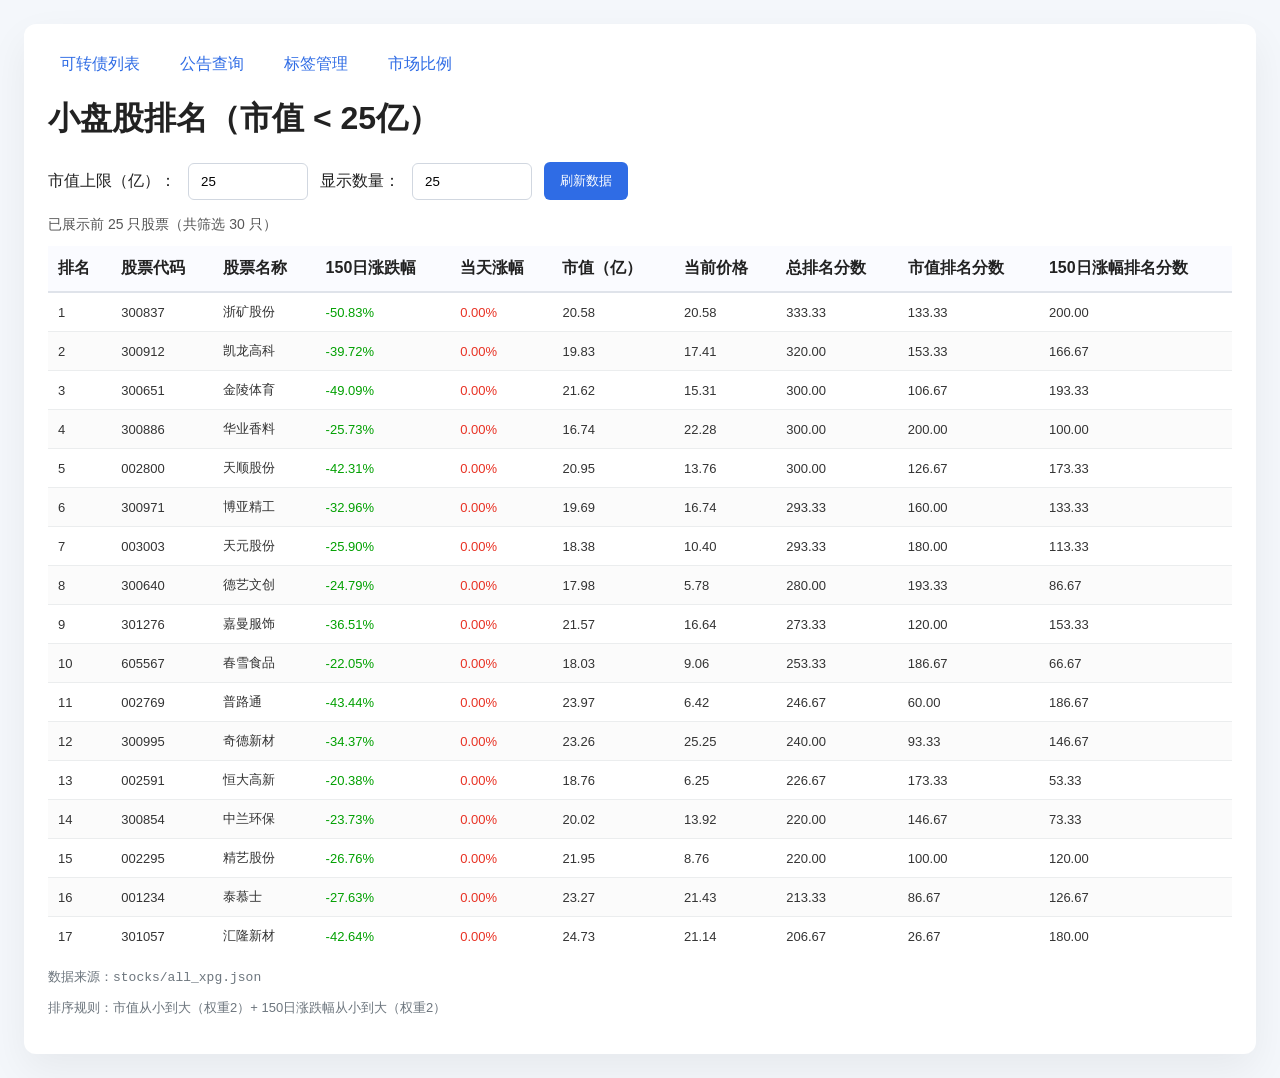
<file: web/small_stocks.html>
<!doctype html>
<html lang="zh-CN">
<head>
  <meta charset="utf-8" />
  <meta name="viewport" content="width=device-width, initial-scale=1.0" />
  <title>小盘股排名</title>
  <link rel="stylesheet" href="styles.css" />
</head>
<body>
  <div class="page-container">
    <div class="nav-links">
      <a href="index.html" target="_blank">可转债列表</a>
      <a href="announce.html" target="_blank">公告查询</a>
      <a href="label.html" target="_blank">标签管理</a>
      <a href="market_ratio.html" target="_blank">市场比例</a>
    </div>
    
    <h1>小盘股排名（市值 < 25亿）</h1>
    
    <div class="filter-form" style="margin-bottom: 16px;">
      <label for="mv-filter">市值上限（亿）：</label>
      <input type="number" id="mv-filter" value="25" min="1" step="1" />
      <label for="top-n">显示数量：</label>
      <input type="number" id="top-n" value="25" min="1" max="100" step="1" />
      <button type="button" id="refresh-button">刷新数据</button>
    </div>
    
    <div class="status-row">
      <span id="data-status">加载中...</span>
    </div>
    
    <div class="table-wrapper">
      <table>
        <thead>
          <tr>
            <th>排名</th>
            <th>股票代码</th>
            <th>股票名称</th>
            <th>150日涨跌幅</th>
            <th>当天涨幅</th>
            <th>市值（亿）</th>
            <th>当前价格</th>
            <th>总排名分数</th>
            <th>市值排名分数</th>
            <th>150日涨幅排名分数</th>
          </tr>
        </thead>
        <tbody id="stock-table-body">
        </tbody>
      </table>
    </div>
    
    <div class="footer">
      <p>数据来源：<code>stocks/all_xpg.json</code></p>
      <p>排序规则：市值从小到大（权重2）+ 150日涨跌幅从小到大（权重2）</p>
    </div>
  </div>

  <script>
    const dataStatus = document.getElementById('data-status');
    const refreshButton = document.getElementById('refresh-button');
    const mvFilter = document.getElementById('mv-filter');
    const topNInput = document.getElementById('top-n');
    const tableBody = document.getElementById('stock-table-body');
    
    async function loadData() {
      dataStatus.textContent = '加载中...';
      tableBody.innerHTML = '';
      
      try {
        const response = await fetch('../stocks/all_xpg.json');
        const data = await response.json();
        
        if (!data || Object.keys(data).length === 0) {
          dataStatus.textContent = '无数据';
          return;
        }
        
        const mvLimit = parseFloat(mvFilter.value) * 100000000;
        const topN = parseInt(topNInput.value) || 25;
        
        const filteredStocks = [];
        
        for (const [code, value] of Object.entries(data)) {
          const [change150, mv, name, price, dailyChange] = value;
          
          if (mv < mvLimit) {
            filteredStocks.push({
              code,
              name,
              change150,
              mv,
              price,
              dailyChange: dailyChange || 0
            });
          }
        }
        
        dataStatus.textContent = `已筛选出 ${filteredStocks.length} 只市值低于 ${mvFilter.value} 亿的股票`;
        
        if (filteredStocks.length === 0) {
          return;
        }
        
        const sortedByMv = [...filteredStocks].sort((a, b) => a.mv - b.mv);
        const sortedByChange = [...filteredStocks].sort((a, b) => a.change150 - b.change150);
        
        const totalCount = filteredStocks.length;
        
        const mvRankMap = {};
        sortedByMv.forEach((stock, index) => {
          mvRankMap[stock.code] = (totalCount - index)*100 / totalCount;
        });
        
        const changeRankMap = {};
        sortedByChange.forEach((stock, index) => {
          changeRankMap[stock.code] = (totalCount - index)*100 / totalCount;
        });
        
        const scoredStocks = filteredStocks.map(stock => {
          const mvScore = mvRankMap[stock.code] * 2;
          const changeScore = changeRankMap[stock.code] * 2;
          const totalScore = mvScore + changeScore;
          
          return {
            ...stock,
            mvScore: mvScore.toFixed(2),
            changeScore: changeScore.toFixed(2),
            totalScore: totalScore.toFixed(2)
          };
        });
        
        scoredStocks.sort((a, b) => parseFloat(b.totalScore) - parseFloat(a.totalScore));
        
        const topStocks = scoredStocks.slice(0, topN);
        
        topStocks.forEach((stock, index) => {
          const tr = document.createElement('tr');
          const changePercent = (stock.change150 * 100).toFixed(2);
          const dailyChangePercent = (stock.dailyChange * 100).toFixed(2);
          const mvYi = (stock.mv / 100000000).toFixed(2);
          const isUp = stock.change150 >= 0;
          const isDailyUp = stock.dailyChange >= 0;
          
          tr.innerHTML = `
            <td>${index + 1}</td>
            <td>${stock.code}</td>
            <td>${stock.name}</td>
            <td class="${isUp ? 'up' : 'down'}">${changePercent}%</td>
            <td class="${isDailyUp ? 'up' : 'down'}">${dailyChangePercent}%</td>
            <td>${mvYi}</td>
            <td>${stock.price.toFixed(2)}</td>
            <td>${stock.totalScore}</td>
            <td>${stock.mvScore}</td>
            <td>${stock.changeScore}</td>
          `;
          tableBody.appendChild(tr);
        });
        
        dataStatus.textContent = `已展示前 ${topStocks.length} 只股票（共筛选 ${filteredStocks.length} 只）`;
        
      } catch (error) {
        dataStatus.textContent = '加载失败: ' + error.message;
        console.error('Error loading data:', error);
      }
    }
    
    refreshButton.addEventListener('click', loadData);
    mvFilter.addEventListener('change', loadData);
    topNInput.addEventListener('change', loadData);
    
    loadData();
  </script>
</body>
</html>
</file>
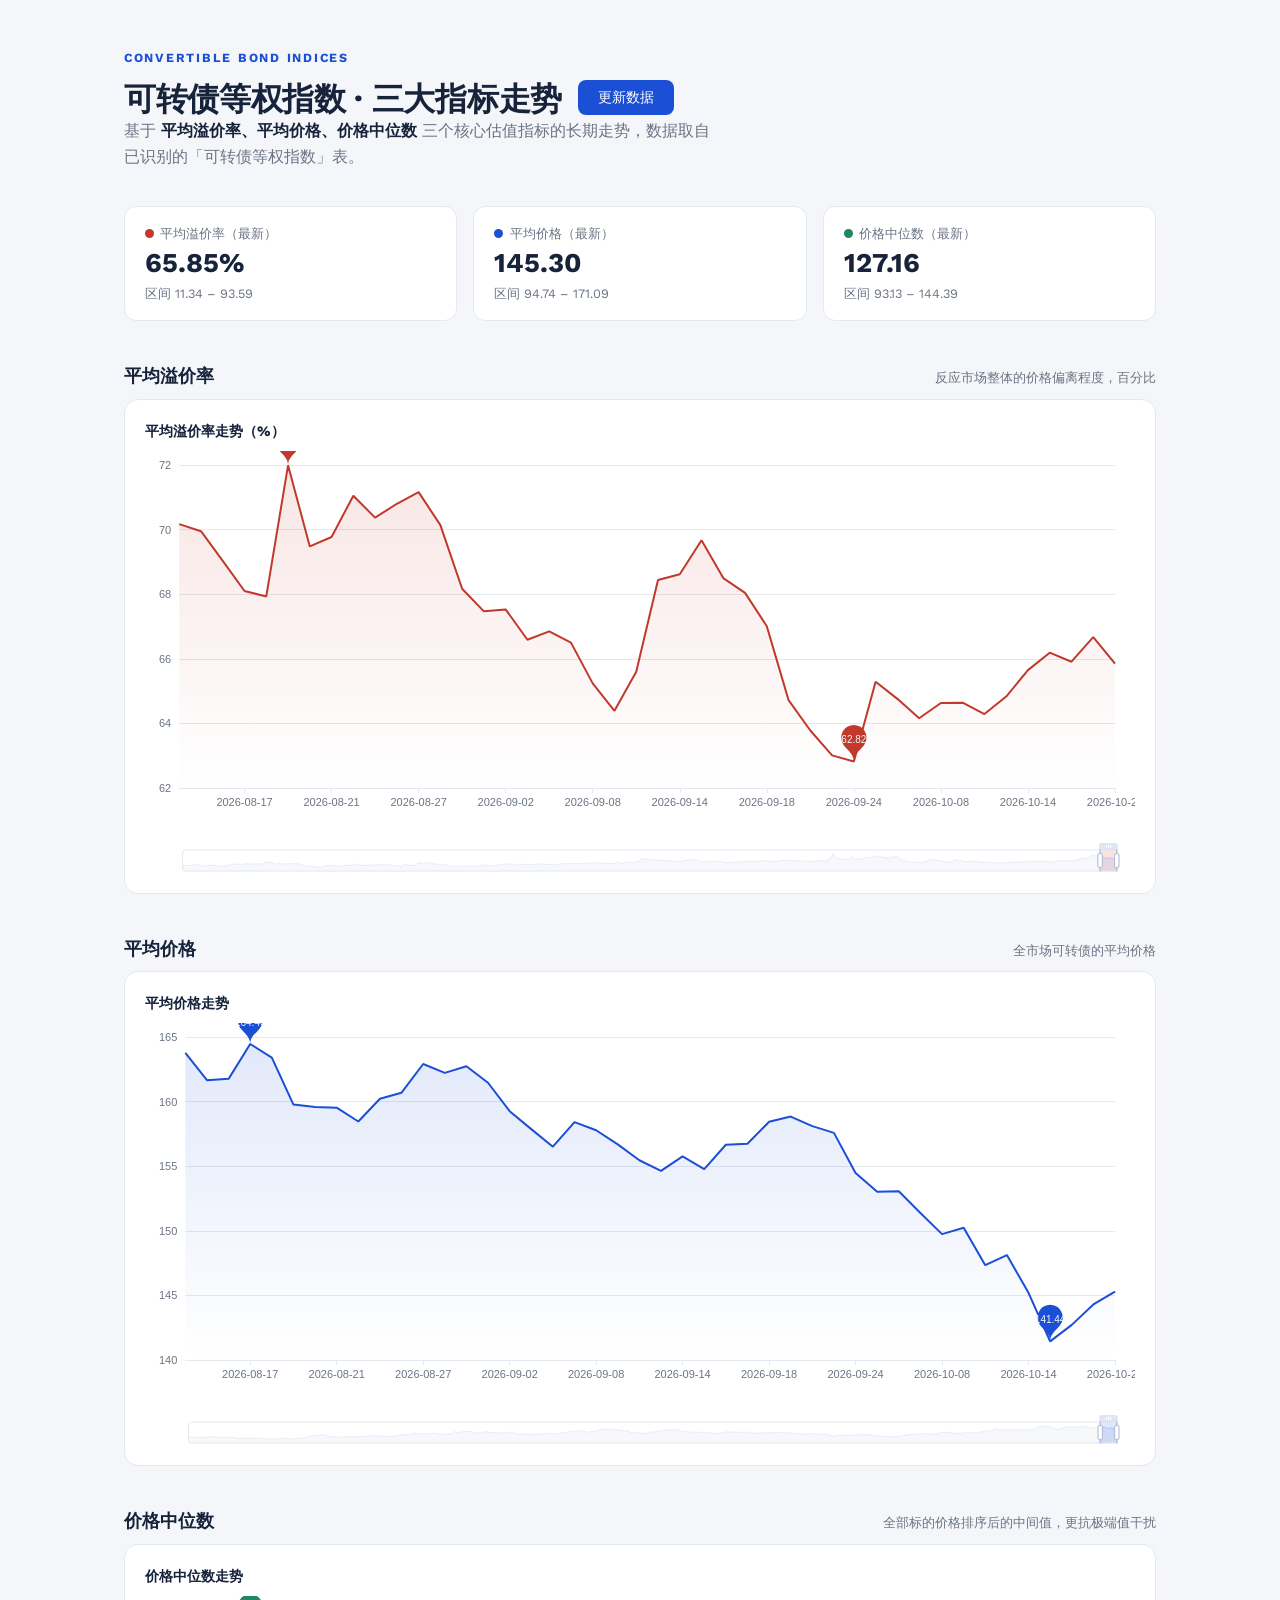
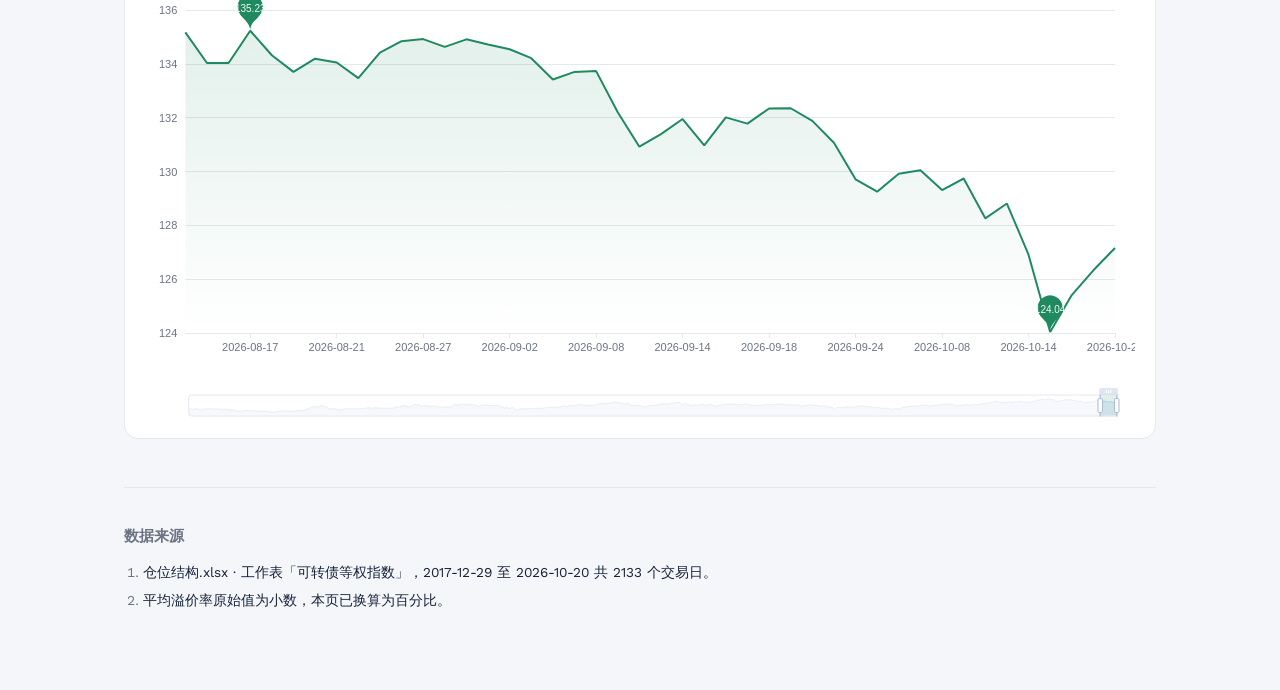
<file: web/canzhai-trend/canzhai-trend.html>
<!-- Generated by Trae Work -->
<!DOCTYPE html>
<html lang="zh-CN">
<head>
<meta charset="UTF-8">
<meta name="viewport" content="width=device-width, initial-scale=1.0">
<title>可转债等权指数 · 三大指标走势</title>
<style>
@font-face {
  font-family: 'WorkSans';
  src: url('./_shared/fonts/WorkSans-Regular.ttf') format('truetype');
  font-weight: 400;
  font-style: normal;
}
@font-face {
  font-family: 'WorkSans';
  src: url('./_shared/fonts/WorkSans-Bold.ttf') format('truetype');
  font-weight: 700;
  font-style: normal;
}
:root {
  --bg: #f4f6fa;
  --bg2: #ffffff;
  --ink: #16233a;
  --muted: #6b7484;
  --rule: #e4e8ef;
  --accent: #1a4fd6;
  --accent2: #c0392b;
  --series3: #1f8a5f;
}
* { box-sizing: border-box; }
html { scroll-behavior: smooth; }
body {
  margin: 0;
  background: var(--bg);
  color: var(--ink);
  font-family: 'WorkSans', 'PingFang SC', 'Microsoft YaHei', -apple-system, sans-serif;
  font-size: 16px;
  line-height: 1.6;
}
.wrap { max-width: 1080px; margin: 0 auto; padding: 3rem 1.5rem 4rem; }

/* ---- header ---- */
.masthead { margin-bottom: 2.25rem; }
.kicker {
  font-size: 0.78rem; font-weight: 700; letter-spacing: 0.14em;
  color: var(--accent); text-transform: uppercase; margin: 0 0 0.5rem;
}
h1 {
  font-size: 2rem; font-weight: 700; line-height: 1.2; margin: 0.25rem 0 0.75rem;
  letter-spacing: -0.01em;
}
.sub { color: var(--muted); margin: 0; max-width: 60ch; }
.sub b { color: var(--ink); font-weight: 700; }

/* ---- KPI cards ---- */
.kpi-grid {
  display: grid; grid-template-columns: repeat(3, 1fr);
  gap: 1rem; margin: 2rem 0 0.5rem;
}
.kpi {
  background: var(--bg2); border: 1px solid var(--rule); border-radius: 12px;
  padding: 1rem 1.25rem;
}
.kpi .k-label { font-size: 0.82rem; color: var(--muted); display: flex; align-items: center; gap: 0.4rem; }
.kpi .dot { width: 9px; height: 9px; border-radius: 50%; display: inline-block; }
.kpi .k-val { font-size: 1.7rem; font-weight: 700; margin-top: 0.35rem; line-height: 1.1; }
.kpi .k-range { font-size: 0.8rem; color: var(--muted); margin-top: 0.3rem; }

/* ---- charts ---- */
.section-head { display: flex; align-items: baseline; justify-content: space-between; margin: 2.5rem 0 0.5rem; }
.section-head h2 { font-size: 1.15rem; font-weight: 700; margin: 0; }
.section-head .hint { font-size: 0.8rem; color: var(--muted); }
.chart-figure {
  background: var(--bg2); border: 1px solid var(--rule); border-radius: 14px;
  padding: 1.25rem 1.25rem 0.75rem; margin: 0 0 2rem;
}
.chart-figure figcaption { font-size: 0.9rem; font-weight: 700; color: var(--ink); padding-bottom: 0.5rem; }
.chart-box { width: 100%; height: 430px; }

/* ---- footer ---- */
footer { margin-top: 3rem; padding-top: 1.5rem; border-top: 1px solid var(--rule); color: var(--muted); font-size: 0.85rem; }
footer .sources ol { padding-left: 1.2rem; font-size: 0.85rem; color: var(--muted); }
footer .sources li { margin-bottom: 0.4rem; }
footer .sources .src-title { color: var(--ink); }

@media (max-width: 720px) {
  .wrap { padding: 2rem 1rem 3rem; }
  h1 { font-size: 1.5rem; }
  .kpi-grid { grid-template-columns: 1fr; }
  .chart-box { height: 340px; }
}
@media print {
  .chart-box { height: 380px; }
  .chart-figure { break-inside: avoid; }
}
</style>
</head>
<body>
<div class="wrap">

  <header class="masthead">
    <p class="kicker">Convertible Bond Indices</p>
    <div style="display:flex;align-items:center;gap:1rem;flex-wrap:wrap;">
      <h1 style="margin:0.25rem 0 0;">可转债等权指数 · 三大指标走势</h1>
      <button id="updateBtn" onclick="handleUpdate()" style="padding:8px 20px;background:var(--accent);color:#fff;border:none;border-radius:8px;cursor:pointer;font-size:0.9rem;white-space:nowrap;font-family:inherit;">更新数据</button>
    </div>
    <p class="sub">基于 <b>平均溢价率、平均价格、价格中位数</b> 三个核心估值指标的长期走势，数据取自已识别的「可转债等权指数」表。</p>
  </header>

  <div class="kpi-grid" id="kpiGrid">
    <div class="kpi">
      <div class="k-label"><span class="dot" style="background:var(--accent2)"></span>平均溢价率（最新）</div>
      <div class="k-val" id="kpi-premium">—</div>
      <div class="k-range" id="kpi-premium-r">—</div>
    </div>
    <div class="kpi">
      <div class="k-label"><span class="dot" style="background:var(--accent)"></span>平均价格（最新）</div>
      <div class="k-val" id="kpi-avgprice">—</div>
      <div class="k-range" id="kpi-avgprice-r">—</div>
    </div>
    <div class="kpi">
      <div class="k-label"><span class="dot" style="background:var(--series3)"></span>价格中位数（最新）</div>
      <div class="k-val" id="kpi-medprice">—</div>
      <div class="k-range" id="kpi-medprice-r">—</div>
    </div>
  </div>

  <div class="section-head">
    <h2>平均溢价率</h2>
    <span class="hint">反应市场整体的价格偏离程度，百分比</span>
  </div>
  <figure class="chart-figure">
    <figcaption>平均溢价率走势（%）</figcaption>
    <div id="chart-premium" class="chart-box"></div>
  </figure>

  <div class="section-head">
    <h2>平均价格</h2>
    <span class="hint">全市场可转债的平均价格</span>
  </div>
  <figure class="chart-figure">
    <figcaption>平均价格走势</figcaption>
    <div id="chart-avgprice" class="chart-box"></div>
  </figure>

  <div class="section-head">
    <h2>价格中位数</h2>
    <span class="hint">全部标的价格排序后的中间值，更抗极端值干扰</span>
  </div>
  <figure class="chart-figure">
    <figcaption>价格中位数走势</figcaption>
    <div id="chart-medprice" class="chart-box"></div>
  </figure>

  <footer>
    <div class="sources">
      <h2 style="font-size:0.95rem">数据来源</h2>
      <ol>
        <li><span class="src-title">仓位结构.xlsx · 工作表「可转债等权指数」，2017-12-29 至 2026-09-04 共 2107 个交易日。</span></li>
        <li><span class="src-title">平均溢价率原始值为小数，本页已换算为百分比。</span></li>
      </ol>
    </div>
  </footer>

</div>

<script src="./_shared/js/echarts.min.js"></script>
<script src="assets/charts.js"></script>
<script>
document.addEventListener('DOMContentLoaded', function() { initCharts(); });

async function handleUpdate() {
  var btn = document.getElementById('updateBtn');
  btn.disabled = true;
  btn.textContent = '更新中...';
  try {
    var resp = await fetch('/update-canzhai');
    var result = await resp.json();
    if (result.success) {
      await initCharts();
      btn.textContent = '更新完成';
      setTimeout(function() { btn.textContent = '更新数据'; btn.disabled = false; }, 2000);
    } else {
      alert('更新失败：' + result.output);
      btn.textContent = '更新失败';
      setTimeout(function() { btn.textContent = '更新数据'; btn.disabled = false; }, 3000);
    }
  } catch (e) {
    alert('请求失败：' + e.message);
    btn.textContent = '更新数据';
    btn.disabled = false;
  }
}
</script>
</body>
</html>
</file>
<file: web/styles.css>
:root {
  color-scheme: light;
  font-family: -apple-system, BlinkMacSystemFont, "Segoe UI", "Helvetica Neue", Arial, sans-serif;
  background: #f4f7fb;
  color: #222;
}

* {
  box-sizing: border-box;
}

body {
  margin: 0;
  padding: 24px;
}

.page-container {
  max-width: 1400px;
  margin: 0 auto;
  background: #fff;
  padding: 24px;
  border-radius: 12px;
  box-shadow: 0 16px 40px rgba(0, 0, 0, 0.06);
}

h1 {
  margin-top: 0;
}

.nav-links {
  display: flex;
  gap: 16px;
  margin-bottom: 16px;
}

.nav-links a {
  color: #2f6ce5;
  text-decoration: none;
  padding: 6px 12px;
  border-radius: 6px;
}

.nav-links a:hover {
  background: #eef3ff;
}

.filter-form {
  display: flex;
  flex-wrap: wrap;
  gap: 12px;
  align-items: center;
  margin-bottom: 16px;
}

.filter-form label {
  white-space: nowrap;
}

.filter-form input[type="search"],
.filter-form input[type="number"] {
  border: 1px solid #d1d7e0;
  border-radius: 6px;
  padding: 10px 12px;
}

.filter-form input[type="search"] {
  flex: 1;
  min-width: 240px;
}

.filter-form input[type="number"] {
  width: 120px;
}

.year-filter-group {
  display: inline-flex;
  align-items: center;
  gap: 8px;
}

.status-filter-group {
  position: relative;
  min-width: 240px;
}

.multi-select-dropdown {
  position: relative;
  display: inline-flex;
  width: 240px;
}

.multi-select-dropdown .dropdown-toggle {
  width: 100%;
  padding: 10px 12px;
  border: 1px solid #d1d7e0;
  border-radius: 8px;
  background: #fff;
  cursor: pointer;
  display: inline-flex;
  align-items: center;
  justify-content: space-between;
  gap: 8px;
  color: #6b7280;
  font-size: 14px;
  text-align: left;
}

.multi-select-dropdown .dropdown-toggle:hover {
  border-color: #a0b4d7;
}

.multi-select-dropdown .dropdown-toggle .dropdown-text {
  white-space: nowrap;
  overflow: hidden;
  text-overflow: ellipsis;
}

.multi-select-dropdown .dropdown-menu {
  display: none !important;
  position: absolute;
  z-index: 10;
  top: calc(100% + 6px);
  left: 0;
  width: 100%;
  max-width: 360px;
  max-height: 260px;
  padding: 10px;
  border: 1px solid #c8d0dd;
  border-radius: 10px;
  background: #fff;
  box-shadow: 0 18px 45px rgba(15, 30, 70, 0.14);
  overflow: auto;
}

.multi-select-dropdown.open .dropdown-menu {
  display: block !important;
}

.multi-select-dropdown .dropdown-options {
  display: block;
}

.multi-select-dropdown .dropdown-options label {
  display: flex;
  align-items: center;
  gap: 8px;
  padding: 8px 10px;
  cursor: pointer;
  border-radius: 6px;
  background: #f8fafc;
  color: #111827;
  border: 1px solid transparent;
  width: 100%;
  margin-bottom: 4px;
}

.multi-select-dropdown .dropdown-options label:hover {
  background: #eef2ff;
  border-color: #cbd5e1;
}

.multi-select-dropdown .dropdown-menu input[type="checkbox"] {
  margin: 0;
}

.multi-select-dropdown .dropdown-footer-simple {
  display: flex;
  justify-content: flex-end;
  padding-top: 6px;
}

.multi-select-dropdown .dropdown-footer-simple button {
  border: none;
  background: transparent;
  color: #2f6ce5;
  cursor: pointer;
  padding: 6px 8px;
  border-radius: 6px;
}

.multi-select-dropdown .dropdown-footer-simple button:hover {
  background: #eef3ff;
}

.multi-select-dropdown .dropdown-menu label:hover {
  background: #f3f6fb;
}

.multi-select-dropdown .dropdown-menu input[type="checkbox"] {
  margin-right: 8px;
}

.multi-select-dropdown .caret {
  font-size: 12px;
  color: #4b5563;
}

.filter-form button {
  border: none;
  border-radius: 6px;
  padding: 10px 16px;
  background: #2f6ce5;
  color: #fff;
  cursor: pointer;
}

.filter-form button#reset-button {
  background: #6c757d;
}

.status-row {
  display: flex;
  justify-content: space-between;
  margin-bottom: 12px;
  font-size: 14px;
  color: #565656;
}

.table-wrapper {
  overflow-x: auto;
  overflow-y: auto;
  max-height: calc(100vh - 200px);
}

table {
  width: 100%;
  border-collapse: collapse;
  min-width: 1100px;
}

thead th {
  position: sticky;
  top: 0;
  background: #fafbff;
  border-bottom: 2px solid #dfe3ea;
  padding: 12px 10px;
  text-align: left;
  cursor: pointer;
  user-select: none;
  z-index: 1;
  box-shadow: 0 2px 2px -1px rgba(0,0,0,0.1);
}

thead th.sorted-asc::after,
thead th.sorted-desc::after {
  content: '';
  display: inline-block;
  width: 0;
  height: 0;
  margin-left: 6px;
  vertical-align: middle;
  border-left: 5px solid transparent;
  border-right: 5px solid transparent;
}

thead th span.up, thead th span.down {
  display: inline-block;
  font-size: 11px;
  font-weight: normal;
  margin-left: 6px;
  white-space: nowrap;
}

thead th.sorted-asc::after {
  border-bottom: 6px solid #2f6ce5;
}

thead th.sorted-desc::after {
  border-top: 6px solid #2f6ce5;
}

tbody tr:nth-child(even) {
  background: #fbfbfb;
}

tbody tr:hover {
  background: #eef3ff;
}

tbody tr.selected {
  background: #dbeafe !important;
  box-shadow: inset 0 0 0 2px #3b82f6;
}

td {
  padding: 10px 10px;
  border-bottom: 1px solid #ebedee;
  font-size: 13px;
  color: #333;
}

td.empty {
  color: #999;
}

tbody td.up, thead th span.up {
  color: #e83123 !important;
}

tbody td.down, thead th span.down {
  color: #00a000 !important;
}

.chart-container {
  position: relative;
  height: 700px;
  width: 100%;
  margin-bottom: 16px;
}

.footer {
  margin-top: 22px;
  color: #6c757d;
  font-size: 13px;
}

.red-name {
  color: #e83123 !important;
  font-weight: bold;
}

@media (max-width: 860px) {
  .filter-form {
    flex-direction: column;
    align-items: stretch;
  }
}
</file>
